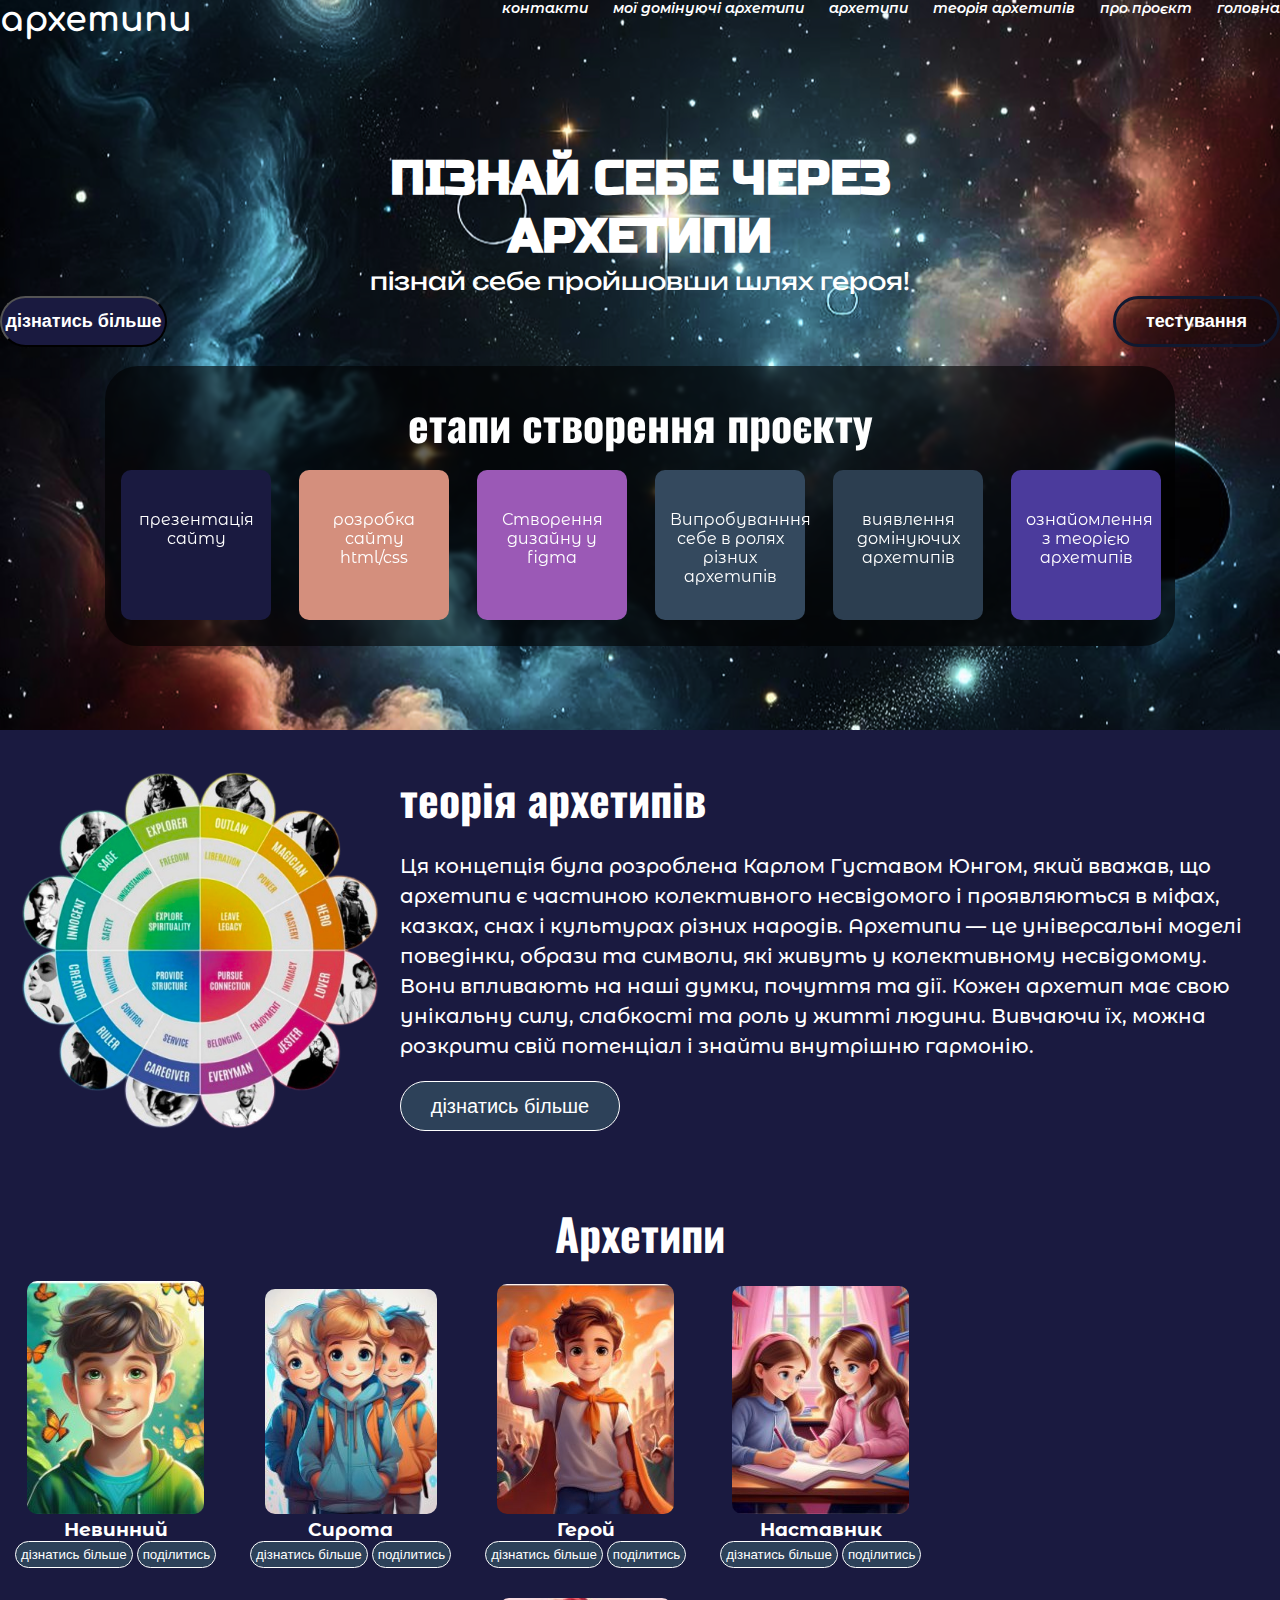
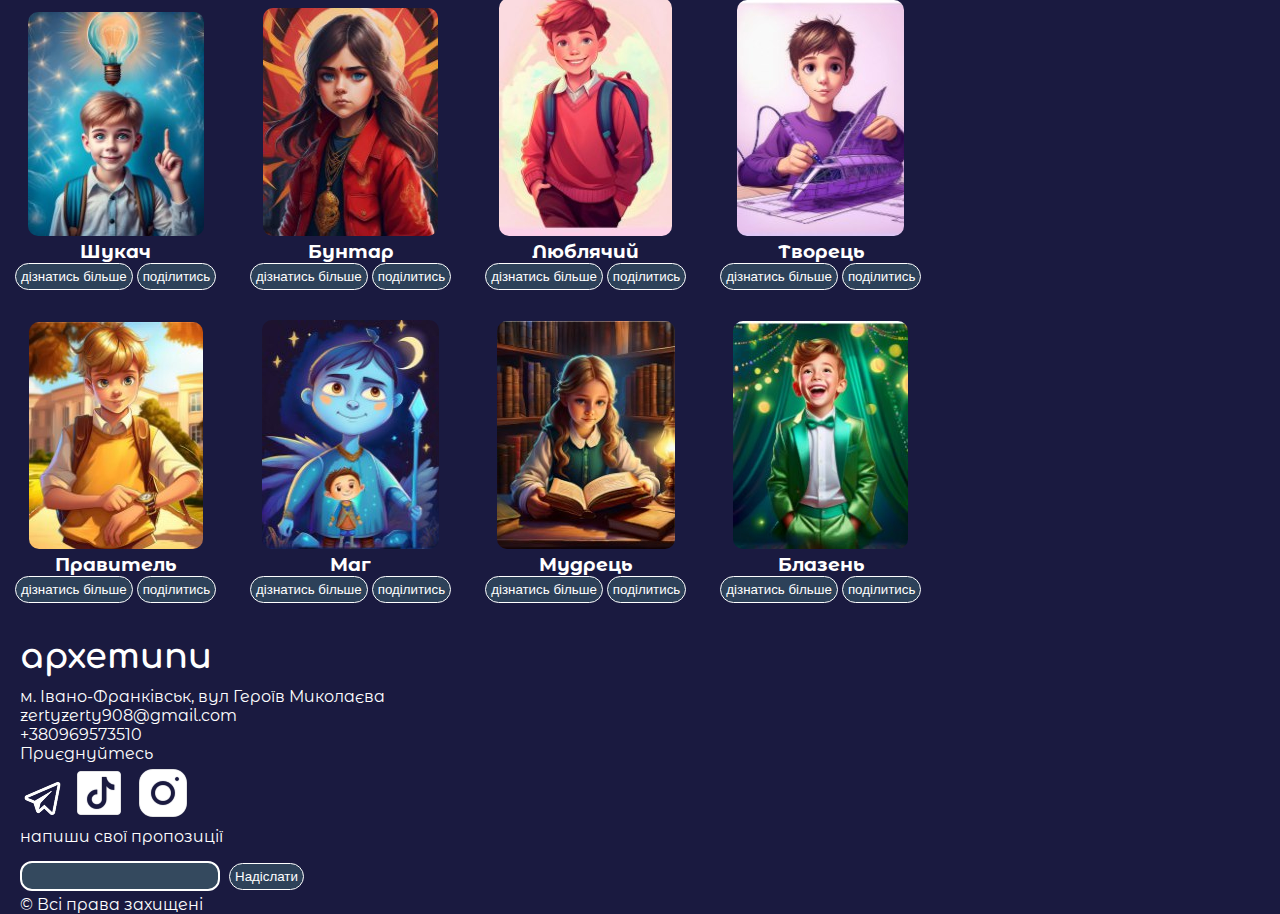
<file: index.html>
<!DOCTYPE html>
<html lang="en">
  <head>
    <meta charset="UTF-8" />
    <meta name="viewport" content="width=device-width, initial-scale=1.0" />
    <title>archetypes</title>
    <link rel="preconnect" href="https://fonts.googleapis.com" />
    <link rel="preconnect" href="https://fonts.gstatic.com" crossorigin />
    <link
      href="https://fonts.googleapis.com/css2?family=Comfortaa:wght@300..700&family=Kameron:wght@400..700&family=Montserrat+Alternates:ital,wght@0,100;0,200;0,300;0,400;0,500;0,600;0,700;0,800;0,900;1,100;1,200;1,300;1,400;1,500;1,600;1,700;1,800;1,900&family=Oswald:wght@200..700&family=Rubik+Glitch&family=Russo+One&family=Unbounded:wght@200..900&display=swap"
      rel="stylesheet"
    />
    <link
      rel="stylesheet"
      href="https://cdnjs.cloudflare.com/ajax/libs/modern-normalize/3.0.1/modern-normalize.min.css"
      integrity="sha512-q6WgHqiHlKyOqslT/lgBgodhd03Wp4BEqKeW6nNtlOY4quzyG3VoQKFrieaCeSnuVseNKRGpGeDU3qPmabCANg=="
      crossorigin="anonymous"
      referrerpolicy="no-referrer"
    />
    <link rel="stylesheet" href="css/style.css" />
  </head>
  <body>
    <div class="container">
      <header>
        <nav>
          <p class="logo">архетипи</p>
          <ul>
            <li><a href="index.html">головна</a></li>
            <li><a href="#about">про проєкт</a></li>
            <li><a href="#theory">теорія архетипів</a></li>
            <li><a href="#archetypes">архетипи</a></li>
            <li><a href="archetypes.html">мої домінуючі архетипи</a></li>
            <li><a href="#contacts">контакти</a></li>
          </ul>
        </nav>
        <h1>ПІЗНАЙ СЕБЕ ЧЕРЕЗ<br />АРХЕТИПИ</h1>

        <p class="quote">пізнай себе пройшовши шлях героя!</p>
        <button class="more"> <a href="https://www.maxzosim.com/12-arkhietipiv-iungha/">дізнатись більше</a></button>
        <button class="test"> <a href="https://annaproarchetype.com/test">тестування</a></button>
      </header>
      <section class="box1" id="about">
        <h2 class="stages">етапи створення проєкту</h2>
        <div class="stage">ознайомлення з теорією архетипів</div>
        <div class="stage">виявлення домінуючих архетипів</div>
        <div class="stage">Випробуванння себе в ролях різних архетипів</div>
        <div class="stage">Створення дизайну у figma</div>
        <div class="stage">розробка сайту html/css</div>
        <div class="stage">презентація сайту</div>
      </section>
      <section class="theory" id="theory">
        <img
          src="img/image-2-removebg-preview 1 (1).png"
          alt=""
          class="theory"
        />
        <h2 class="theory">теорія архетипів</h2>
        <p class="theory">
          Ця концепція була розроблена Карлом Густавом Юнгом, який вважав, що
          архетипи є частиною колективного несвідомого і проявляються в міфах,
          казках, снах і культурах різних народів. Архетипи — це універсальні
          моделі поведінки, образи та символи, які живуть у колективному
          несвідомому. Вони впливають на наші думки, почуття та дії. Кожен
          архетип має свою унікальну силу, слабкості та роль у житті людини.
          Вивчаючи їх, можна розкрити свій потенціал і знайти внутрішню
          гармонію.
        </p>

        <button class="more1"><a href="https://www.maxzosim.com/12-arkhietipiv-iungha/">дізнатись більше</a></button>
      </section>

      <section class="archetypes" id="archetypes">
        <h2 class="archetypes">Архетипи</h2>
        <div class="all">
          <div class="first-block">
            <div class="innocent">
              <img src="img/innocent.jpg" alt="innocent" class="innocent" />
              <h3 class="innocent">Невинний</h3>
              <button class="innocent-learn">
                <a href="innocent.html">дізнатись більше</a>
              </button>
              <button class="innocent-share"><a href="">поділитись</a></button>
            </div>
            <div class="orphan">
              <img src="img/everyman.jpg" alt="everyman"  />
              <h3 class="everyman">Сирота</h3>
              <button class="everyman-learn">
                <a href="everyman.html">дізнатись більше</a>
              </button>
              <button class="orphan-share"><a href="">поділитись</a></button>
            </div>
            <div class="hero">
              <img src="img/hero.jpg" alt="" class="hero" />
              <h3 class="hero">Герой</h3>
              <button class="hero-learn">
                <a href="hero.html">дізнатись більше</a>
              </button>
              <button class="hero-share"><a href="">поділитись</a></button>
            </div>

            <div class="mentor">
              <img src="img/mentor.jpg" alt="" class="mentor" />
              <h3 class="mentor">Наставник</h3>
              <button class="mentor-learn">
                <a href="mentor.html">дізнатись більше</a>
              </button>
              <button class="mentor-share">поділитись</button>
            </div>
          </div>
          <div class="second-block">
            <div class="explorer">
              <img src="img/explorer.jpg" alt="explorer" class="explorer" />
              <h3 class="explorer">Шукач</h3>
              <button class="explorer-learn">
                <a href="explorer.html">дізнатись більше</a>
              </button>
              <button class="explorer-share">поділитись</button>
            </div>
            <div class="rebel">
              <img src="img/outlaw.jpg" alt="rebel" class="rebel" />
              <h3 class="outlaw">Бунтар</h3>
              <button class="outlaw-learn"><a href="outlaw.html">дізнатись більше</a>
              </button>
              <button class="rebel-share">поділитись</button>
            </div>

            <div class="lover">
              <img src="img/lover.jpg" alt="lover" class="lover" />
              <h3 class="lover">Люблячий</h3>
              <button class="lover-learn"><a href="lover.html">дізнатись більше</a>
              </button>
              <button class="lover-share">поділитись</button>
            </div>

            <div class="creator">
              <img src="img/creator.jpg" alt="creator" class="creator" />
              <h3 class="creator">Творець</h3>
              <button class="creator-learn"><a href="creator.html">дізнатись більше</a>
              </button>
              <button class="creator-share">поділитись</button>
            </div>
          </div>
          <div class="third-block">
          <div class="ruler">
            <img src="img/ruler.jpg" alt="ruler" />
            <h3 class="ruler">Правитель</h3>
            <button class="ruler-learn"><a href="ruler.html">дізнатись більше</a>
            </button>
            <button class="ruler-share">поділитись</button>
          </div>
          <div class="mage">
            <img src="img/mage.jpg" alt="mage" />
            <h3 class="mage">Маг</h3>
            <button class="mage-learn"><a href="mage.html">дізнатись більше</a>
            </button>
            <button class="share">поділитись</button>
          </div>
          <div class="sage">
            <img src="img/sage.jpg" alt="" />
            <h3 class="sage">Мудрець</h3>
            <button class="sage-learn"><a href="sage.html">дізнатись більше</a>
            </button>
            <button class="share">поділитись</button>
          </div>
          <div class="jester">
            <img src="img/jester.jpg" alt="" />
            <h3 class="jester">Блазень</h3>
            <button class="jester-learn"><a href="jester.html">дізнатись більше</a>
            </button>
            <button class="jester-share">поділитись</button>
          </div>
        </div>
      </div>
      </section>
        <footer class="footer" id="contacts">
          <br>
          <p class="logo">aрхетипи</p>
          <div class="contact">
          <p class="txt2">м. Івано-Франківськ, вул Героїв Миколаєва</p>
          <p class="txt3">zertyzerty908@gmail.com</p>
          <p class="txt4">+380969573510</p></div>
          <div class="social">
          <p class="txt5">Приєднуйтесь</p>
          <img src="img/Telegram App.png" alt="" class="photo5" />
          <img src="img/TikTok.png" alt="" class="photo6" />
          <img src="img/Instagram.png" alt="" class="photo5" />
        </div>
          <p class="txt6">напиши свої пропозиції</p>
          <input type="text" name="" id="input">
          <button class="send">Надіслати</button>
          <p class="txt7">© Всі права захищені</p>    
    </footer>
    </div>
  </body>
</html>
</file>
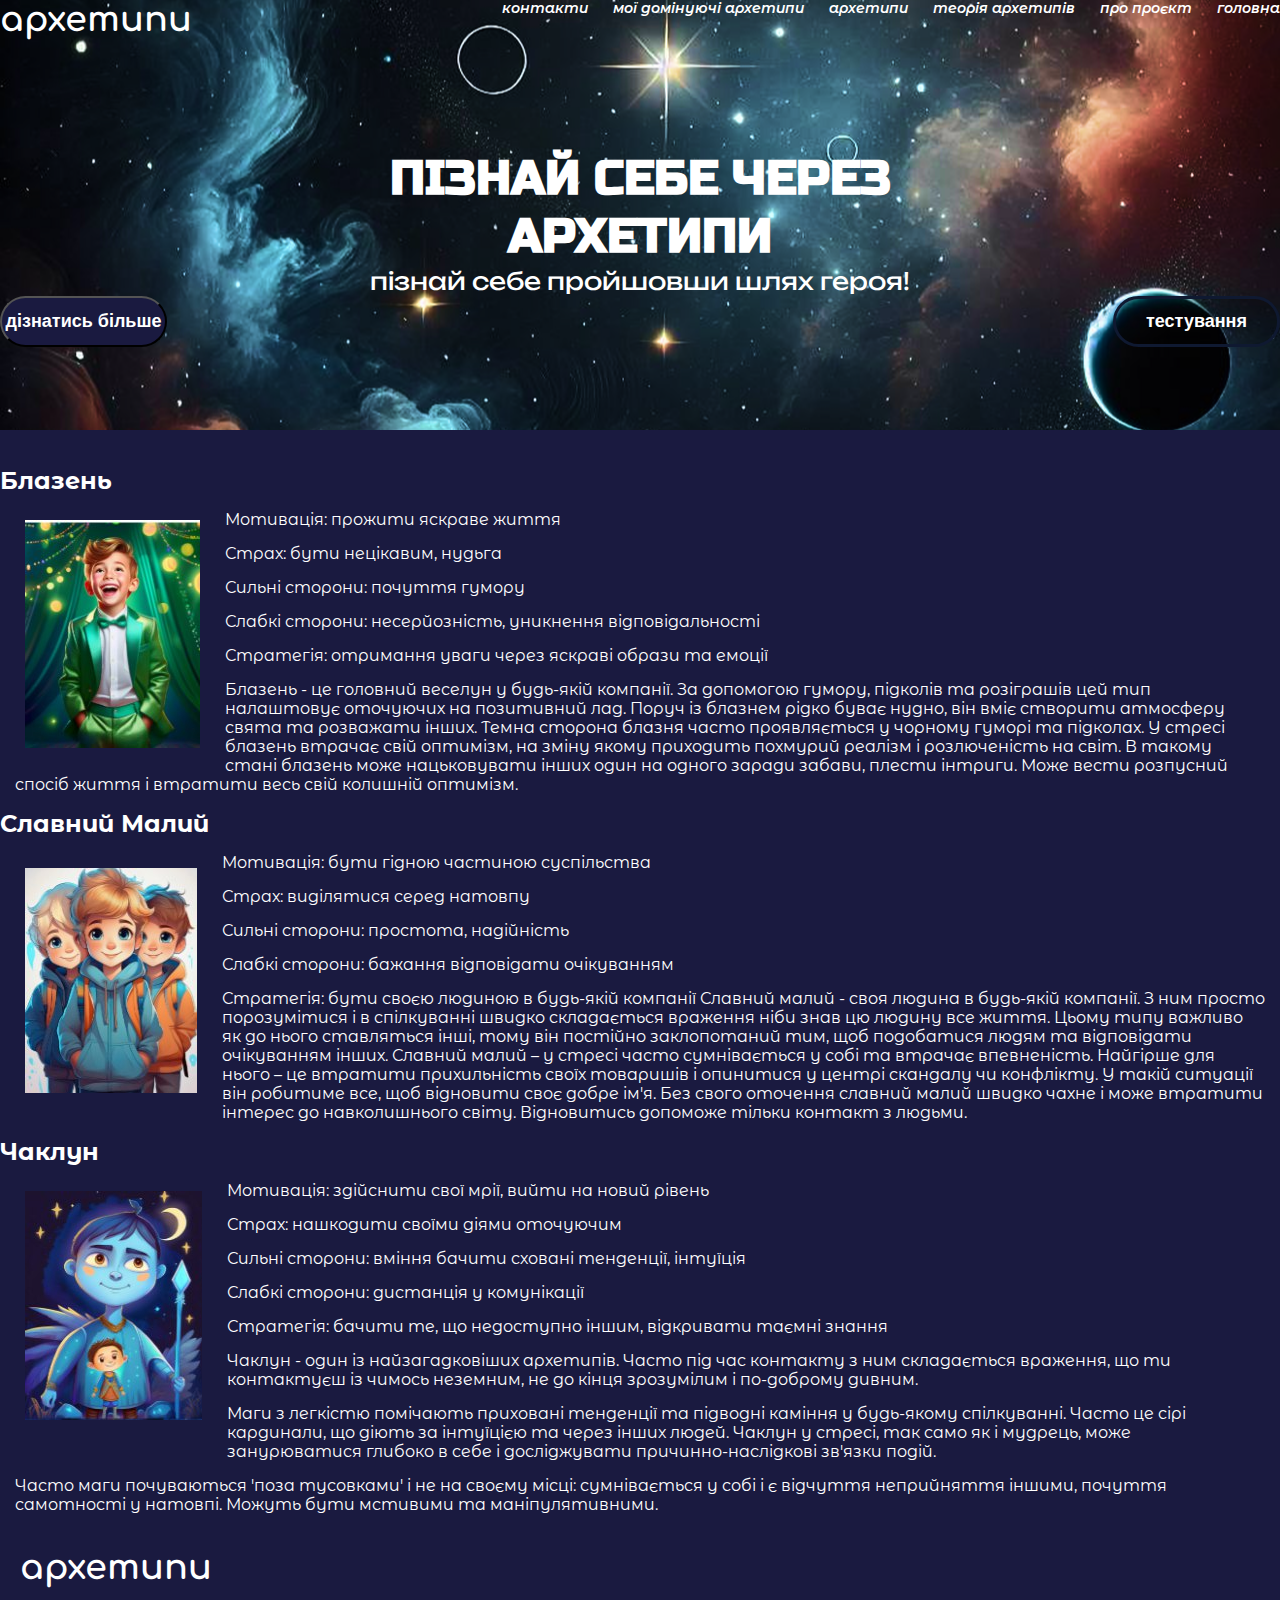
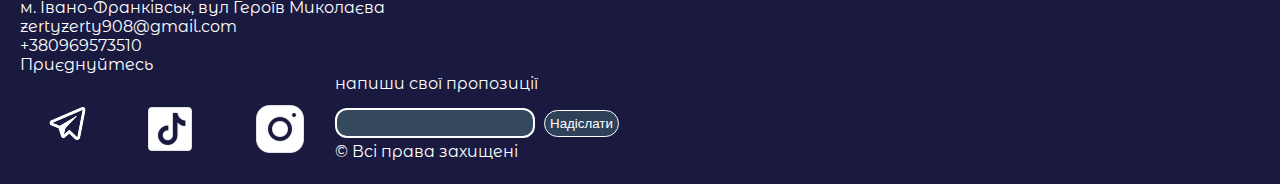
<file: archetypes.html>
<!DOCTYPE html>
<html lang="en">
  <head>
    <meta charset="UTF-8" />
    <meta name="viewport" content="width=device-width, initial-scale=1.0" />
    <title>archetypes</title>
    <link rel="preconnect" href="https://fonts.googleapis.com" />
    <link rel="preconnect" href="https://fonts.gstatic.com" crossorigin />
    <link
      href="https://fonts.googleapis.com/css2?family=Comfortaa:wght@300..700&family=Kameron:wght@400..700&family=Montserrat+Alternates:ital,wght@0,100;0,200;0,300;0,400;0,500;0,600;0,700;0,800;0,900;1,100;1,200;1,300;1,400;1,500;1,600;1,700;1,800;1,900&family=Oswald:wght@200..700&family=Rubik+Glitch&family=Russo+One&family=Unbounded:wght@200..900&display=swap"
      rel="stylesheet"
    />
    <link
      rel="stylesheet"
      href="https://cdnjs.cloudflare.com/ajax/libs/modern-normalize/3.0.1/modern-normalize.min.css"
      integrity="sha512-q6WgHqiHlKyOqslT/lgBgodhd03Wp4BEqKeW6nNtlOY4quzyG3VoQKFrieaCeSnuVseNKRGpGeDU3qPmabCANg=="
      crossorigin="anonymous"
      referrerpolicy="no-referrer"
    />
    <link rel="stylesheet" href="css/archetypes.css" />
  </head>
  <body>
    <div class="container">
      <header>
        <nav>
          <p class="logo">архетипи</p>
          <ul>
            <li><a href="index.html">головна</a></li>
            <li><a href="#about">про проєкт</a></li>
            <li><a href="#theory">теорія архетипів</a></li>
            <li><a href="#archetypes">архетипи</a></li>
            <li><a href="">мої домінуючі архетипи</a></li>
            <li><a href="#contacts">контакти</a></li>
          </ul>
        </nav>
        <h1>ПІЗНАЙ СЕБЕ ЧЕРЕЗ<br />АРХЕТИПИ</h1>

        <p class="quote">пізнай себе пройшовши шлях героя!</p>
        <button class="more">дізнатись більше</button>
        <button class="test">тестування</button>
      </header>
      <main>
        <section>
            <div class="first">
              <h2>Блазень</h2>
                <img src="img/jester.jpg" alt="">
                <p>Мотивація: прожити яскраве життя</p>
                 <p>   Страх: бути нецікавим, нудьга</p>
                  <p> Сильні сторони: почуття гумору</p>
                    <p> Слабкі сторони: несерйозність, уникнення відповідальності</p>
                  <p> Стратегія: отримання уваги через яскраві образи та емоції</p>
                  <p>Блазень - це головний веселун у будь-якій компанії. За допомогою гумору, підколів та розіграшів цей тип налаштовує оточуючих на позитивний лад. Поруч із блазнем рідко буває нудно, він вміє створити атмосферу свята та розважати інших.
                    Темна сторона блазня часто проявляється у чорному гуморі та підколах. У стресі блазень втрачає свій оптимізм, на зміну якому приходить похмурий реалізм і розлюченість на світ. В такому стані блазень може нацьковувати інших один на одного заради забави, плести інтриги. Може вести розпусний спосіб життя і втратити весь свій колишній оптимізм.
                    </p>
                
            </div>
            <div class="second">
              <h2>Славний Малий</h2>
              <img src="img/everyman.jpg" alt="">
              <p>Мотивація: бути гідною частиною суспільства
                <p>  Страх: виділятися серед натовпу</p>
               <p>  Сильні сторони: простота, надійність</p> 
               <p>  Слабкі сторони: бажання відповідати очікуванням</p> 
                <p>  Стратегія: бути своєю людиною в будь-якій компанії
                  Славний малий - своя людина в будь-якій компанії. З ним просто порозумітися і в спілкуванні швидко складається враження ніби знав цю людину все життя. Цьому типу важливо як до нього ставляться інші, тому він постійно заклопотаний тим, щоб подобатися людям та відповідати очікуванням інших.
                  Славний малий – у стресі часто сумнівається у собі та втрачає впевненість. Найгірше для нього – це втратити прихильність своїх товаришів і опинитися у центрі скандалу чи конфлікту. У такій ситуації він робитиме все, щоб відновити своє добре ім'я. Без свого оточення славний малий швидко чахне і може втратити інтерес до навколишнього світу. Відновитись допоможе тільки контакт з людьми.
                  </p>
            </div>
            <div class="third">
                <h2>Чаклун</h2>
                <img src="img/mage.jpg" alt="">
                <p>Мотивація: здійснити свої мрії, вийти на новий рівень</p>
                <p>Страх: нашкодити своїми діями оточуючим</p>
                <p>Сильні сторони: вміння бачити сховані тенденції, інтуїція</p>
                <p>Слабкі сторони: дистанція у комунікації</p>
                <p>Стратегія: бачити те, що недоступно іншим, відкривати таємні знання</p>
                <p>Чаклун - один із найзагадковіших архетипів. Часто під час контакту з ним складається враження, що ти контактуєш із чимось неземним, не до кінця зрозумілим і по-доброму дивним. </p>
                <p>Маги з легкістю помічають приховані тенденції та підводні каміння у будь-якому спілкуванні. Часто це сірі кардинали, що діють за інтуїцією та через інших людей.
                    Чаклун у стресі, так само як і мудрець, може занурюватися глибоко в себе і досліджувати причинно-наслідкові зв'язки подій. </p>
                <p>Часто маги почуваються 'поза тусовками' і не на своєму місці: сумнівається у собі і є відчуття неприйняття іншими, почуття самотності у натовпі. Можуть бути мстивими та маніпулятивними.

                </p>
            </div>
        </section>
    </main>
      <footer class="footer" id="contacts">
        <br>
        <p class="logo">aрхетипи</p>
        <div class="contact">
        <p class="txt2">м. Івано-Франківськ, вул Героїв Миколаєва</p>
        <p class="txt3">zertyzerty908@gmail.com</p>
        <p class="txt4">+380969573510</p></div>
        <div class="social">
        <p class="txt5">Приєднуйтесь</p>
        <img src="img/Telegram App.png" alt="" class="photo5" />
        <img src="img/TikTok.png" alt="" class="photo6" />
        <img src="img/Instagram.png" alt="" class="photo5" />
      </div>
        <p class="txt6">напиши свої пропозиції</p>
        <input type="text" name="" id="input">
        <button class="send">Надіслати</button>
        <p class="txt7">© Всі права захищені</p>    
  </footer>
  </div>
</body>
</html>
</file>
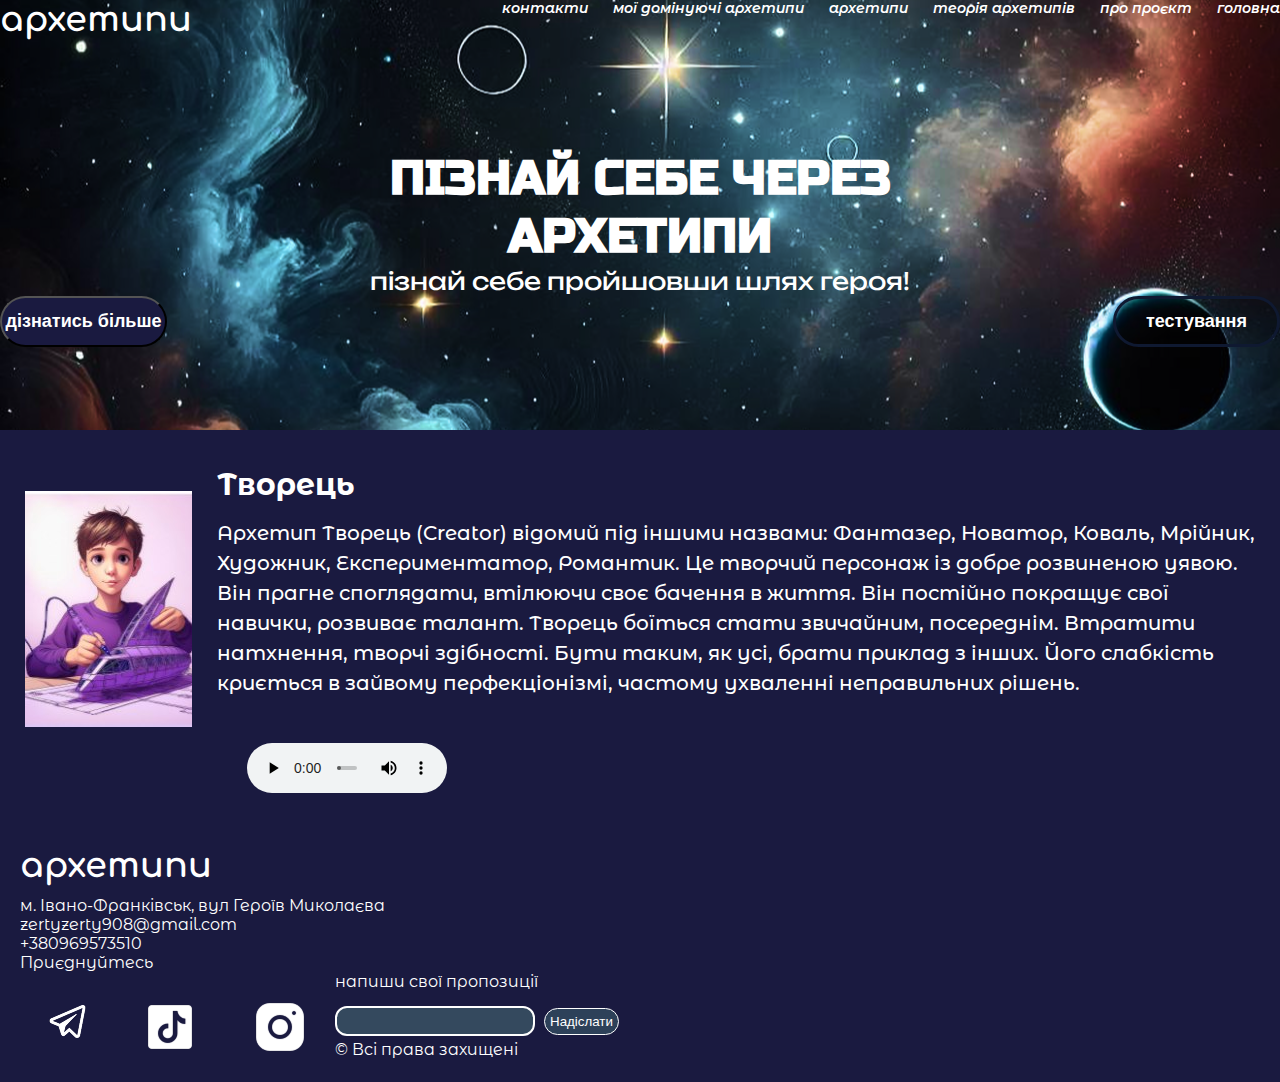
<file: creator.html>
<!DOCTYPE html>
<html lang="en">
  <head>
    <meta charset="UTF-8" />
    <meta name="viewport" content="width=device-width, initial-scale=1.0" />
    <title>creator</title>
    <link rel="preconnect" href="https://fonts.googleapis.com" />
    <link rel="preconnect" href="https://fonts.gstatic.com" crossorigin />
    <link
      href="https://fonts.googleapis.com/css2?family=Comfortaa:wght@300..700&family=Kameron:wght@400..700&family=Montserrat+Alternates:ital,wght@0,100;0,200;0,300;0,400;0,500;0,600;0,700;0,800;0,900;1,100;1,200;1,300;1,400;1,500;1,600;1,700;1,800;1,900&family=Oswald:wght@200..700&family=Rubik+Glitch&family=Russo+One&family=Unbounded:wght@200..900&display=swap"
      rel="stylesheet"
    />
    <link
      rel="stylesheet"
      href="https://cdnjs.cloudflare.com/ajax/libs/modern-normalize/3.0.1/modern-normalize.min.css"
      integrity="sha512-q6WgHqiHlKyOqslT/lgBgodhd03Wp4BEqKeW6nNtlOY4quzyG3VoQKFrieaCeSnuVseNKRGpGeDU3qPmabCANg=="
      crossorigin="anonymous"
      referrerpolicy="no-referrer"
    />
    <link rel="stylesheet" href="css/archetypes.css" />
  </head>
  <body>
    <div class="container">
      <header>
        <nav>
          <p class="logo">архетипи</p>
          <ul>
            <li><a href="index.html">головна</a></li>
            <li><a href="#about">про проєкт</a></li>
            <li><a href="#theory">теорія архетипів</a></li>
            <li><a href="#archetypes">архетипи</a></li>
            <li><a href="archetypes.html">мої домінуючі архетипи</a></li>
            <li><a href="#contacts">контакти</a></li>
          </ul>
        </nav>
        <h1>ПІЗНАЙ СЕБЕ ЧЕРЕЗ<br />АРХЕТИПИ</h1>

        <p class="quote">пізнай себе пройшовши шлях героя!</p>
        <button class="more">дізнатись більше</button>
        <button class="test">тестування</button>
      </header>
      <main>
        <section>
          <div>
            <img src="img/creator.jpg" alt="creator" /> 
            <h2 class="h2main">Творець</h2>
            <p class="text">Архетип Творець (Creator) відомий під іншими назвами: Фантазер, Новатор, Коваль, Мрійник, Художник, Експериментатор, Романтик.

                Це творчий персонаж із добре розвиненою уявою. Він прагне споглядати, втілюючи своє бачення в життя. Він постійно покращує свої навички, розвиває талант.
                
                Творець боїться стати звичайним, посереднім. Втратити натхнення, творчі здібності. Бути таким, як усі, брати приклад з інших. Його слабкість криється в зайвому перфекціонізмі, частому ухваленні неправильних рішень.</p>
                <audio controls>
                  <source src="audio/creator.mp3" type="audio/mp3">
                  Ваш браузер не підтримує аудіо.
                </audio>
          </div>
        </section>
      </main>
      <footer class="footer">
        <br>
        <p class="logo">aрхетипи</p>
        <div class="contact">
        <p class="txt2">м. Івано-Франківськ, вул Героїв Миколаєва</p>
        <p class="txt3">zertyzerty908@gmail.com</p>
        <p class="txt4">+380969573510</p></div>
        <div class="social">
        <p class="txt5">Приєднуйтесь</p>
        <img src="img/Telegram App.png" alt="" class="photo5" />
        <img src="img/TikTok.png" alt="" class="photo6" />
        <img src="img/Instagram.png" alt="" class="photo5" />
      </div>
        <p class="txt6">напиши свої пропозиції</p>
        <input type="text" name="" id="input">
        <button class="send">Надіслати</button>
        <p class="txt7">© Всі права захищені</p>    
  </footer>
    </div>
  </body>
</html>
</file>
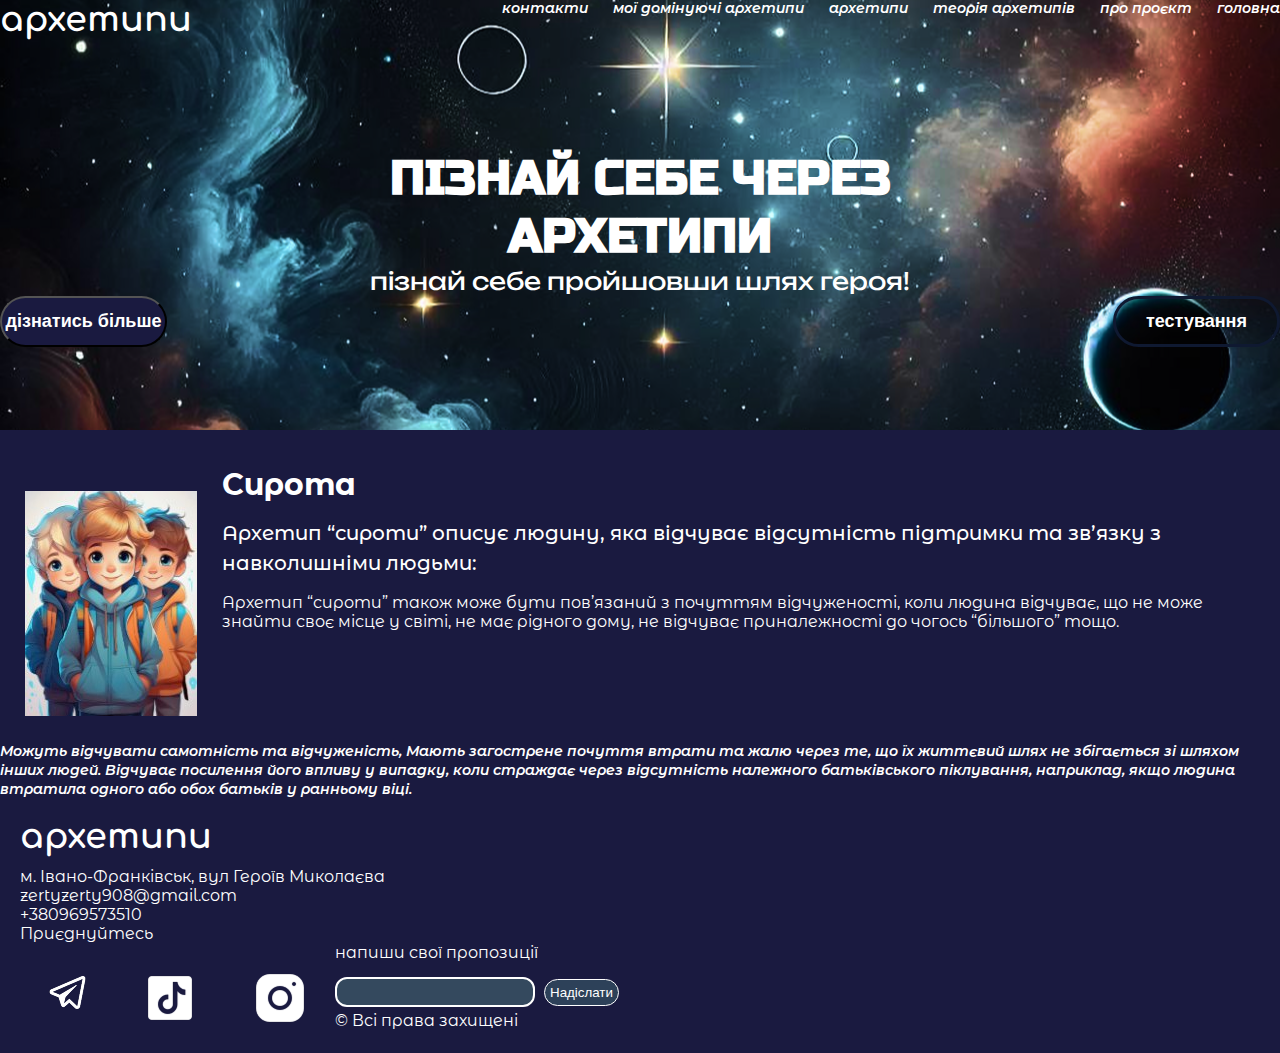
<file: everyman.html>
<!DOCTYPE html>
<html lang="en">
  <head>
    <meta charset="UTF-8" />
    <meta name="viewport" content="width=device-width, initial-scale=1.0" />
    <title>orphan</title>
    <link rel="preconnect" href="https://fonts.googleapis.com" />
    <link rel="preconnect" href="https://fonts.gstatic.com" crossorigin />
    <link
      href="https://fonts.googleapis.com/css2?family=Comfortaa:wght@300..700&family=Kameron:wght@400..700&family=Montserrat+Alternates:ital,wght@0,100;0,200;0,300;0,400;0,500;0,600;0,700;0,800;0,900;1,100;1,200;1,300;1,400;1,500;1,600;1,700;1,800;1,900&family=Oswald:wght@200..700&family=Rubik+Glitch&family=Russo+One&family=Unbounded:wght@200..900&display=swap"
      rel="stylesheet"
    />
    <link
      rel="stylesheet"
      href="https://cdnjs.cloudflare.com/ajax/libs/modern-normalize/3.0.1/modern-normalize.min.css"
      integrity="sha512-q6WgHqiHlKyOqslT/lgBgodhd03Wp4BEqKeW6nNtlOY4quzyG3VoQKFrieaCeSnuVseNKRGpGeDU3qPmabCANg=="
      crossorigin="anonymous"
      referrerpolicy="no-referrer"
    />
    <link rel="stylesheet" href="css/archetypes.css" />
  </head>
  <body>
    <div class="container">
      <header>
        <nav>
          <p class="logo">архетипи</p>
          <ul>
            <li><a href="index.html">головна</a></li>
            <li><a href="#about">про проєкт</a></li>
            <li><a href="#theory">теорія архетипів</a></li>
            <li><a href="#archetypes">архетипи</a></li>
            <li><a href="">мої домінуючі архетипи</a></li>
            <li><a href="#contacts">контакти</a></li>
          </ul>
        </nav>
        <h1>ПІЗНАЙ СЕБЕ ЧЕРЕЗ<br />АРХЕТИПИ</h1>

        <p class="quote">пізнай себе пройшовши шлях героя!</p>
        <button class="more">дізнатись більше</button>
        <button class="test">тестування</button>
      </header>
      <main>
        <section>
          <div>
            <img src="img/everyman.jpg" alt="outlaw" />
            <h2 class="h2main">Сирота</h2>
            <p class="text">
                Архетип “сироти” описує людину, яка відчуває відсутність підтримки та зв’язку з навколишніми людьми:
            </p>
            <ul>
              <li>
                Можуть відчувати самотність та відчуженість,
              </li>
              <li>
                Мають загострене почуття втрати та жалю через те, що їх життєвий шлях не збігається зі шляхом інших людей.
              </li>
              <li>Відчуває посилення його впливу у випадку, коли страждає через відсутність належного батьківського піклування, наприклад, якщо людина втратила одного або обох батьків у ранньому віці.</li>
            </ul>
            <p class="text2">Архетип “сироти” також може бути пов’язаний з почуттям відчуженості, коли людина відчуває, що не може знайти своє місце у світі, не має рідного дому, не відчуває приналежності до чогось “більшого” тощо.</p>
          </div>
        </section>
      </main>
      <footer class="footer">
        <br>
        <p class="logo">aрхетипи</p>
        <div class="contact">
        <p class="txt2">м. Івано-Франківськ, вул Героїв Миколаєва</p>
        <p class="txt3">zertyzerty908@gmail.com</p>
        <p class="txt4">+380969573510</p></div>
        <div class="social">
        <p class="txt5">Приєднуйтесь</p>
        <img src="img/Telegram App.png" alt="" class="photo5" />
        <img src="img/TikTok.png" alt="" class="photo6" />
        <img src="img/Instagram.png" alt="" class="photo5" />
      </div>
        <p class="txt6">напиши свої пропозиції</p>
        <input type="text" name="" id="input">
        <button class="send">Надіслати</button>
        <p class="txt7">© Всі права захищені</p>    
  </footer>
    </div>
  </body>
</html>
</file>
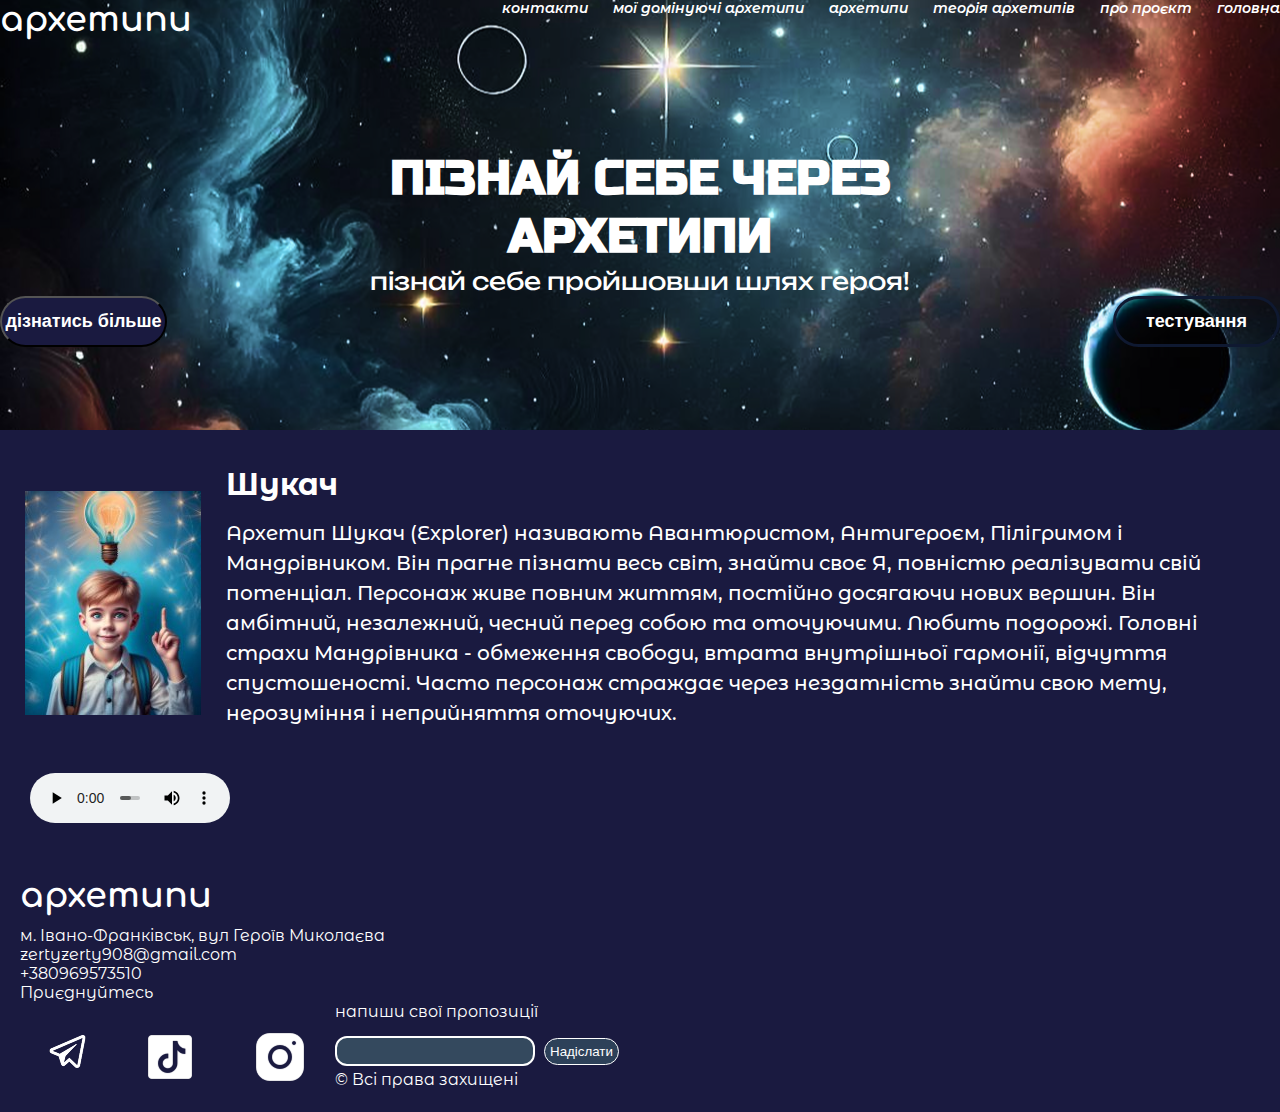
<file: explorer.html>
<!DOCTYPE html>
<html lang="en">
  <head>
    <meta charset="UTF-8" />
    <meta name="viewport" content="width=device-width, initial-scale=1.0" />
    <title>explorer</title>
    <link rel="preconnect" href="https://fonts.googleapis.com" />
    <link rel="preconnect" href="https://fonts.gstatic.com" crossorigin />
    <link
      href="https://fonts.googleapis.com/css2?family=Comfortaa:wght@300..700&family=Kameron:wght@400..700&family=Montserrat+Alternates:ital,wght@0,100;0,200;0,300;0,400;0,500;0,600;0,700;0,800;0,900;1,100;1,200;1,300;1,400;1,500;1,600;1,700;1,800;1,900&family=Oswald:wght@200..700&family=Rubik+Glitch&family=Russo+One&family=Unbounded:wght@200..900&display=swap"
      rel="stylesheet"
    />
    <link
      rel="stylesheet"
      href="https://cdnjs.cloudflare.com/ajax/libs/modern-normalize/3.0.1/modern-normalize.min.css"
      integrity="sha512-q6WgHqiHlKyOqslT/lgBgodhd03Wp4BEqKeW6nNtlOY4quzyG3VoQKFrieaCeSnuVseNKRGpGeDU3qPmabCANg=="
      crossorigin="anonymous"
      referrerpolicy="no-referrer"
    />
    <link rel="stylesheet" href="css/archetypes.css" />
  </head>
  <body>
    <div class="container">
      <header>
        <nav>
          <p class="logo">архетипи</p>
          <ul>
            <li><a href="index.html">головна</a></li>
            <li><a href="#about">про проєкт</a></li>
            <li><a href="#theory">теорія архетипів</a></li>
            <li><a href="#archetypes">архетипи</a></li>
            <li><a href="archetypes.html">мої домінуючі архетипи</a></li>
            <li><a href="#contacts">контакти</a></li>
          </ul>
        </nav>
        <h1>ПІЗНАЙ СЕБЕ ЧЕРЕЗ<br />АРХЕТИПИ</h1>

        <p class="quote">пізнай себе пройшовши шлях героя!</p>
        <button class="more">дізнатись більше</button>
        <button class="test">тестування</button>
      </header>
      <main>
        <section>
          <div>
            <img src="img/explorer.jpg" alt="explorer" />
            <h2 class="h2main">Шукач</h2>
            <p class="text">Архетип Шукач (Explorer) називають Авантюристом, Антигероєм, Пілігримом і Мандрівником. Він прагне пізнати весь світ, знайти своє Я, повністю реалізувати свій потенціал.

                Персонаж живе повним життям, постійно досягаючи нових вершин. Він амбітний, незалежний, чесний перед собою та оточуючими. Любить подорожі.
                
                Головні страхи Мандрівника - обмеження свободи, втрата внутрішньої гармонії, відчуття спустошеності. Часто персонаж страждає через нездатність знайти свою мету, нерозуміння і неприйняття оточуючих. </p>
                <audio controls>
                  <source src="audio/explorer.mp3" type="audio/mp3">
                  Ваш браузер не підтримує аудіо.
                </audio>
          </div>
        </section>
      </main>
      <footer class="footer">
        <br>
        <p class="logo">aрхетипи</p>
        <div class="contact">
        <p class="txt2">м. Івано-Франківськ, вул Героїв Миколаєва</p>
        <p class="txt3">zertyzerty908@gmail.com</p>
        <p class="txt4">+380969573510</p></div>
        <div class="social">
        <p class="txt5">Приєднуйтесь</p>
        <img src="img/Telegram App.png" alt="" class="photo5" />
        <img src="img/TikTok.png" alt="" class="photo6" />
        <img src="img/Instagram.png" alt="" class="photo5" />
      </div>
        <p class="txt6">напиши свої пропозиції</p>
        <input type="text" name="" id="input">
        <button class="send">Надіслати</button>
        <p class="txt7">© Всі права захищені</p>    
  </footer>
    </div>
  </body>
</html>
</file>
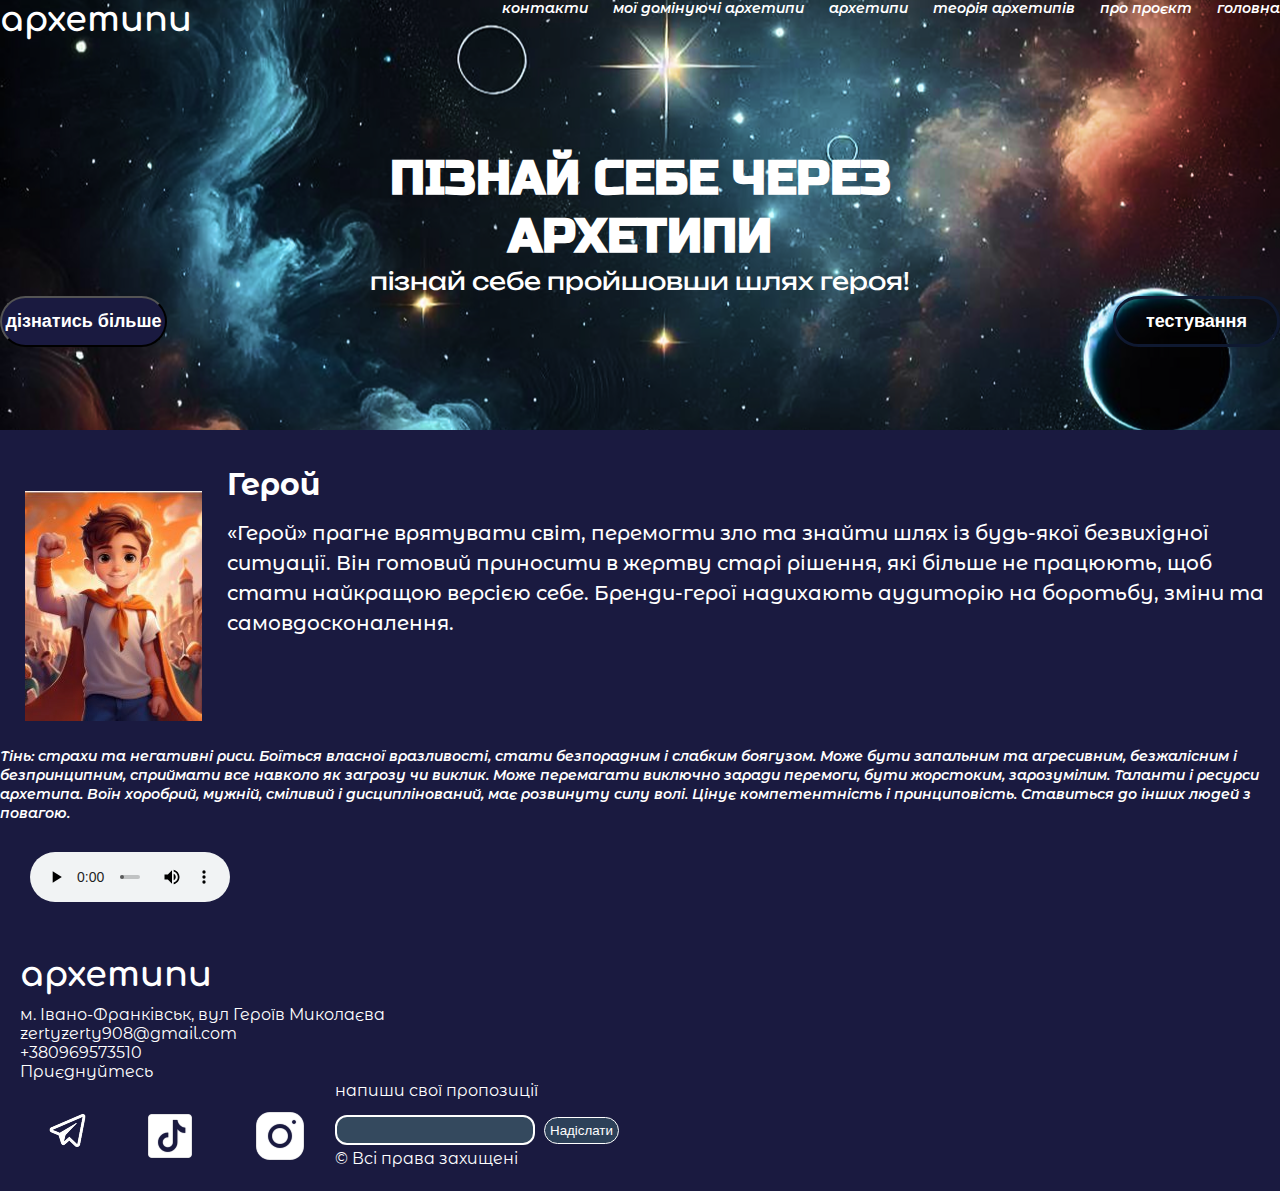
<file: hero.html>
<!DOCTYPE html>
<html lang="en">
  <head>
    <meta charset="UTF-8" />
    <meta name="viewport" content="width=device-width, initial-scale=1.0" />
    <title>hero</title>
    <link rel="preconnect" href="https://fonts.googleapis.com" />
    <link rel="preconnect" href="https://fonts.gstatic.com" crossorigin />
    <link
      href="https://fonts.googleapis.com/css2?family=Comfortaa:wght@300..700&family=Kameron:wght@400..700&family=Montserrat+Alternates:ital,wght@0,100;0,200;0,300;0,400;0,500;0,600;0,700;0,800;0,900;1,100;1,200;1,300;1,400;1,500;1,600;1,700;1,800;1,900&family=Oswald:wght@200..700&family=Rubik+Glitch&family=Russo+One&family=Unbounded:wght@200..900&display=swap"
      rel="stylesheet"
    />
    <link
      rel="stylesheet"
      href="https://cdnjs.cloudflare.com/ajax/libs/modern-normalize/3.0.1/modern-normalize.min.css"
      integrity="sha512-q6WgHqiHlKyOqslT/lgBgodhd03Wp4BEqKeW6nNtlOY4quzyG3VoQKFrieaCeSnuVseNKRGpGeDU3qPmabCANg=="
      crossorigin="anonymous"
      referrerpolicy="no-referrer"
    />
    <link rel="stylesheet" href="css/archetypes.css" />
  </head>
  <body>
    <div class="container">
      <header>
        <nav>
          <p class="logo">архетипи</p>
          <ul>
            <li><a href="index.html">головна</a></li>
            <li><a href="#about">про проєкт</a></li>
            <li><a href="#theory">теорія архетипів</a></li>
            <li><a href="#archetypes">архетипи</a></li>
            <li><a href="">мої домінуючі архетипи</a></li>
            <li><a href="#contacts">контакти</a></li>
          </ul>
        </nav>
        <h1>ПІЗНАЙ СЕБЕ ЧЕРЕЗ<br />АРХЕТИПИ</h1>

        <p class="quote">пізнай себе пройшовши шлях героя!</p>
        <button class="more">дізнатись більше</button>
        <button class="test">тестування</button>
      </header>
      <main>
        <section>
          <div>
            <img src="img/hero.jpg" alt="orphan" />
            <h2 class="h2main">Герой</h2>
            <p class="text">
                «Герой» прагне врятувати світ, перемогти зло та знайти шлях із будь-якої безвихідної ситуації. Він готовий приносити в жертву старі рішення, які більше не працюють, щоб стати найкращою версією себе. Бренди-герої надихають аудиторію на боротьбу, зміни та самовдосконалення.
            </p>
            <ul>
              <li>
                Тінь: страхи та негативні риси. Боїться власної вразливості, стати безпорадним і слабким боягузом. Може бути запальним та агресивним, безжалісним і безпринципним, сприймати все навколо як загрозу чи виклик. Може перемагати виключно заради перемоги, бути жорстоким, зарозумілим.
              </li>
              <li>
                Таланти і ресурси архетипа. Воїн хоробрий, мужній, сміливий і дисциплінований, має розвинуту силу волі. Цінує компетентність і принциповість. Ставиться до інших людей з повагою.
              </li>
            </ul>
          </div>
          <audio controls>
            <source src="audio/hero.mp3" type="audio/mp3">
            Ваш браузер не підтримує аудіо.
          </audio>
        </section>
      </main>
      <footer class="footer">
        <br>
        <p class="logo">aрхетипи</p>
        <div class="contact">
        <p class="txt2">м. Івано-Франківськ, вул Героїв Миколаєва</p>
        <p class="txt3">zertyzerty908@gmail.com</p>
        <p class="txt4">+380969573510</p></div>
        <div class="social">
        <p class="txt5">Приєднуйтесь</p>
        <img src="img/Telegram App.png" alt="" class="photo5" />
        <img src="img/TikTok.png" alt="" class="photo6" />
        <img src="img/Instagram.png" alt="" class="photo5" />
      </div>
        <p class="txt6">напиши свої пропозиції</p>
        <input type="text" name="" id="input">
        <button class="send">Надіслати</button>
        <p class="txt7">© Всі права захищені</p>    
  </footer>
    </div>
  </body>
</html>
</file>
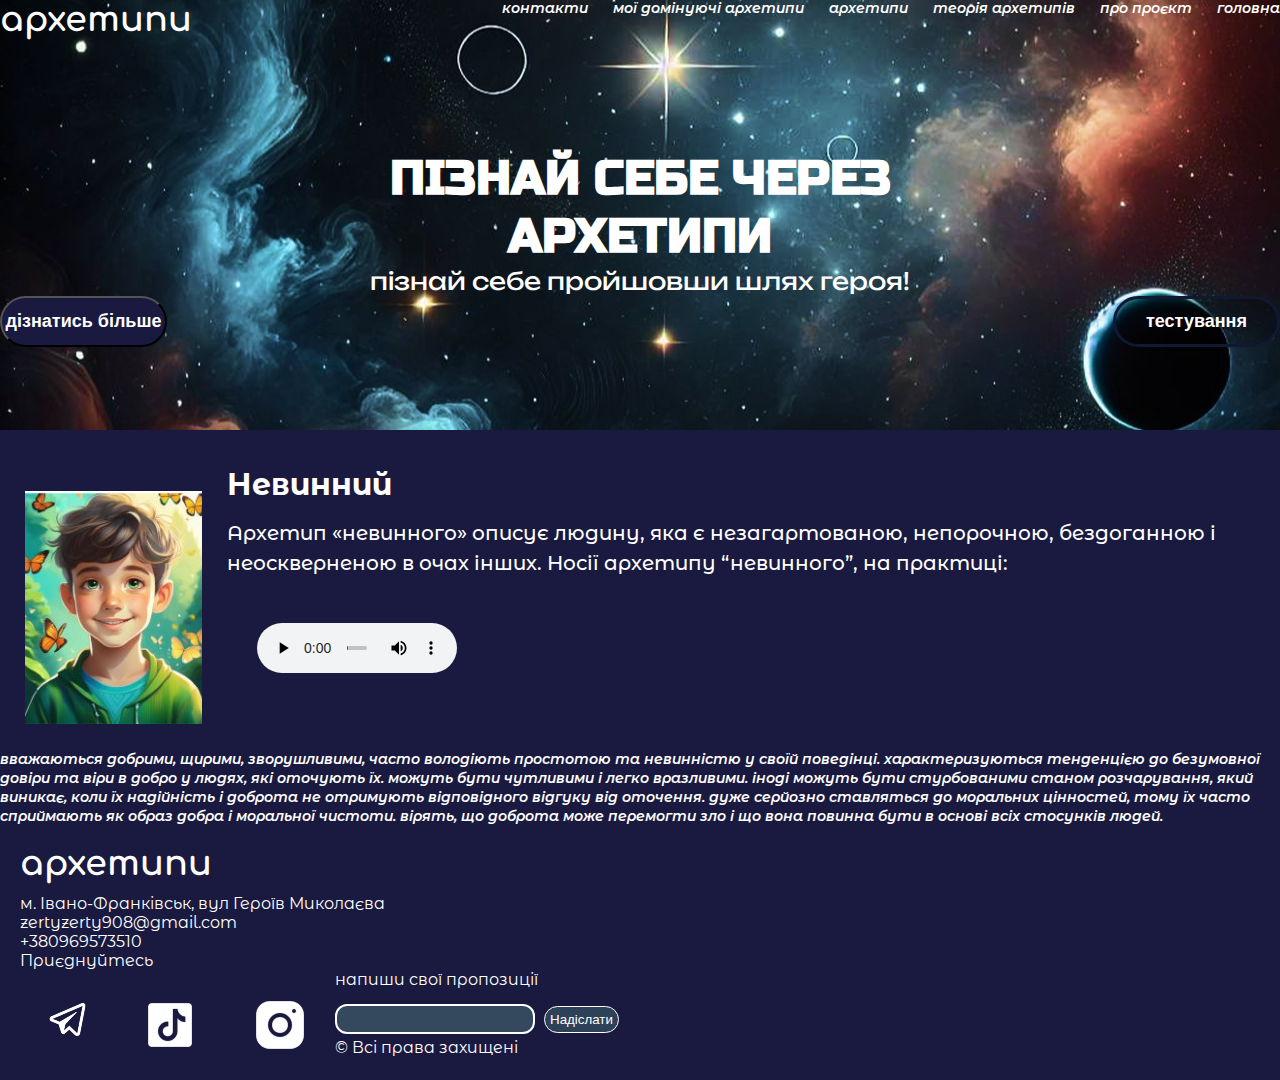
<file: innocent.html>
<!DOCTYPE html>
<html lang="en">
  <head>
    <meta charset="UTF-8" />
    <meta name="viewport" content="width=device-width, initial-scale=1.0" />
    <title>innocent</title>
    <link rel="preconnect" href="https://fonts.googleapis.com" />
    <link rel="preconnect" href="https://fonts.gstatic.com" crossorigin />
    <link
      href="https://fonts.googleapis.com/css2?family=Comfortaa:wght@300..700&family=Kameron:wght@400..700&family=Montserrat+Alternates:ital,wght@0,100;0,200;0,300;0,400;0,500;0,600;0,700;0,800;0,900;1,100;1,200;1,300;1,400;1,500;1,600;1,700;1,800;1,900&family=Oswald:wght@200..700&family=Rubik+Glitch&family=Russo+One&family=Unbounded:wght@200..900&display=swap"
      rel="stylesheet"
    />
    <link
      rel="stylesheet"
      href="https://cdnjs.cloudflare.com/ajax/libs/modern-normalize/3.0.1/modern-normalize.min.css"
      integrity="sha512-q6WgHqiHlKyOqslT/lgBgodhd03Wp4BEqKeW6nNtlOY4quzyG3VoQKFrieaCeSnuVseNKRGpGeDU3qPmabCANg=="
      crossorigin="anonymous"
      referrerpolicy="no-referrer"
    />
    <link rel="stylesheet" href="css/archetypes.css" />
  </head>
  <body>
    <div class="container">
      <header>
        <nav>
          <p class="logo">архетипи</p>
          <ul>
            <li><a href="index.html">головна</a></li>
            <li><a href="#about">про проєкт</a></li>
            <li><a href="#theory">теорія архетипів</a></li>
            <li><a href="#archetypes">архетипи</a></li>
            <li><a href="archetypes.html">мої домінуючі архетипи</a></li>
            <li><a href="#contacts">контакти</a></li>
          </ul>
        </nav>
        <h1>ПІЗНАЙ СЕБЕ ЧЕРЕЗ<br />АРХЕТИПИ</h1>

        <p class="quote">пізнай себе пройшовши шлях героя!</p>
        <button class="more">дізнатись більше</button>
        <button class="test">тестування</button>
      </header>
      <main>
        <section>
          <div>
            <img src="img/innocent.jpg" alt="innocent" />
            <h2 class="h2main">Невинний</h2>
            <p class="text">
              Архетип «невинного» описує людину, яка є незагартованою,
              непорочною, бездоганною і неоскверненою в очах інших. Носії
              архетипу “невинного”, на практиці:
              <ul>
                <li>
                  вважаються добрими, щирими, зворушливими, часто володіють
                  простотою та невинністю у своїй поведінці.
                </li>
                <li>
                  характеризуються тенденцією до безумовної довіри та віри в добро
                  у людях, які оточують їх.
                </li>
                <li>можуть бути чутливими і легко вразливими.</li>
                <li>
                  іноді можуть бути стурбованими станом розчарування, який
                  виникає, коли їх надійність і доброта не отримують відповідного
                  відгуку від оточення.
                </li>
                <li>
                  дуже серйозно ставляться до моральних цінностей, тому їх часто
                  сприймають як образ добра і моральної чистоти.
                </li>
                <li>
                  вірять, що доброта може перемогти зло і що вона повинна бути в
                  основі всіх стосунків людей.
                </li>
              </ul>
            </p>
            <audio controls>
              <source src="audio/innocent.mp3" type="audio/mp3">
              Ваш браузер не підтримує аудіо.
            </audio>
          </div>
        </section>
      </main>
      <footer class="footer">
        <br>
        <p class="logo">aрхетипи</p>
        <div class="contact">
        <p class="txt2">м. Івано-Франківськ, вул Героїв Миколаєва</p>
        <p class="txt3">zertyzerty908@gmail.com</p>
        <p class="txt4">+380969573510</p></div>
        <div class="social">
        <p class="txt5">Приєднуйтесь</p>
        <img src="img/Telegram App.png" alt="" class="photo5" />
        <img src="img/TikTok.png" alt="" class="photo6" />
        <img src="img/Instagram.png" alt="" class="photo5" />
      </div>
        <p class="txt6">напиши свої пропозиції</p>
        <input type="text" name="" id="input">
        <button class="send">Надіслати</button>
        <p class="txt7">© Всі права захищені</p>    
  </footer>
    </div>
  </body>
</html>
</file>
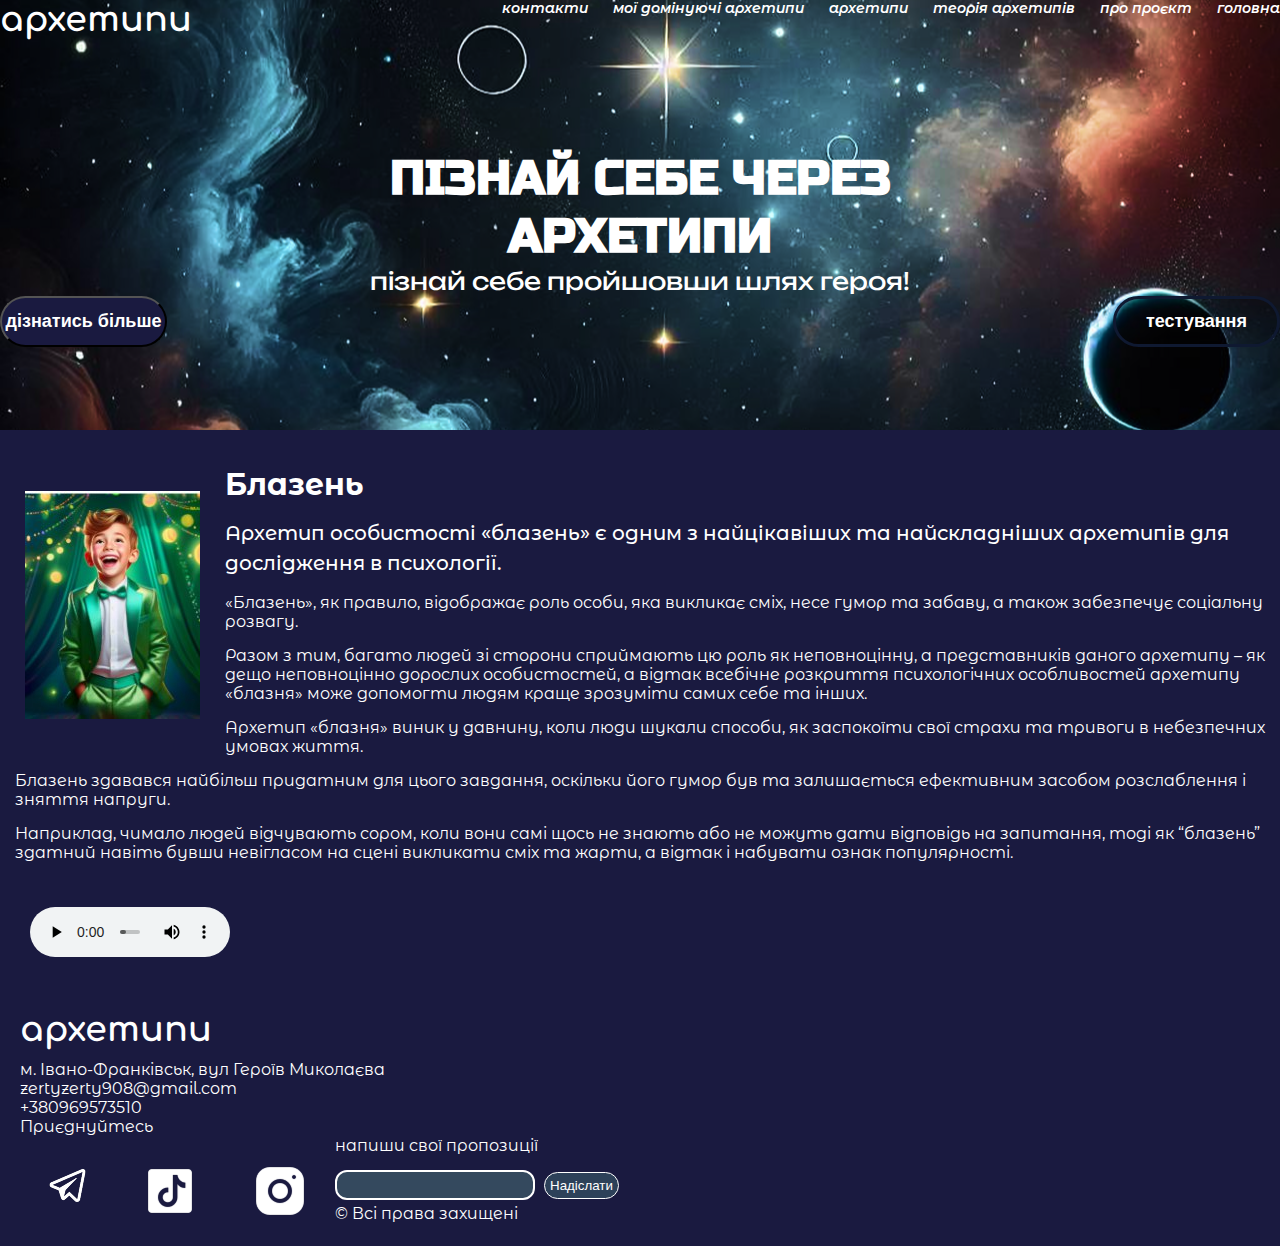
<file: jester.html>
<!DOCTYPE html>
<html lang="en">
  <head>
    <meta charset="UTF-8" />
    <meta name="viewport" content="width=device-width, initial-scale=1.0" />
    <title>jester</title>
    <link rel="preconnect" href="https://fonts.googleapis.com" />
    <link rel="preconnect" href="https://fonts.gstatic.com" crossorigin />
    <link
      href="https://fonts.googleapis.com/css2?family=Comfortaa:wght@300..700&family=Kameron:wght@400..700&family=Montserrat+Alternates:ital,wght@0,100;0,200;0,300;0,400;0,500;0,600;0,700;0,800;0,900;1,100;1,200;1,300;1,400;1,500;1,600;1,700;1,800;1,900&family=Oswald:wght@200..700&family=Rubik+Glitch&family=Russo+One&family=Unbounded:wght@200..900&display=swap"
      rel="stylesheet"
    />
    <link
      rel="stylesheet"
      href="https://cdnjs.cloudflare.com/ajax/libs/modern-normalize/3.0.1/modern-normalize.min.css"
      integrity="sha512-q6WgHqiHlKyOqslT/lgBgodhd03Wp4BEqKeW6nNtlOY4quzyG3VoQKFrieaCeSnuVseNKRGpGeDU3qPmabCANg=="
      crossorigin="anonymous"
      referrerpolicy="no-referrer"
    />
    <link rel="stylesheet" href="css/archetypes.css" />
  </head>
  <body>
    <div class="container">
      <header>
        <nav>
          <p class="logo">архетипи</p>
          <ul>
            <li><a href="index.html">головна</a></li>
            <li><a href="#about">про проєкт</a></li>
            <li><a href="#theory">теорія архетипів</a></li>
            <li><a href="#archetypes">архетипи</a></li>
            <li><a href="archetypes.html">мої домінуючі архетипи</a></li>
            <li><a href="#contacts">контакти</a></li>
          </ul>
        </nav>
        <h1>ПІЗНАЙ СЕБЕ ЧЕРЕЗ<br />АРХЕТИПИ</h1>

        <p class="quote">пізнай себе пройшовши шлях героя!</p>
        <button class="more">дізнатись більше</button>
        <button class="test">тестування</button>
      </header>
      <main>
        <section>
          <div>
            <img src="img/jester.jpg" alt="innocent" />
            <h2 class="h2main">Блазень</h2>
            <p class="text">
              Архетип особистості «блазень» є одним з найцікавіших та
              найскладніших архетипів для дослідження в психології.
            </p>

            <p class="text2">
              «Блазень», як правило, відображає роль особи, яка викликає сміх,
              несе гумор та забаву, а також забезпечує соціальну розвагу.
            </p>

            <p class="text3">
              Разом з тим, багато людей зі сторони сприймають цю роль як
              неповноцінну, а представників даного архетипу – як дещо
              неповноцінно дорослих особистостей, а відтак всебічне розкриття
              психологічних особливостей архетипу «блазня» може допомогти людям
              краще зрозуміти самих себе та інших.
            </p>

            <p class="text4">
              Архетип «блазня» виник у давнину, коли люди шукали способи, як
              заспокоїти свої страхи та тривоги в небезпечних умовах життя.
            </p>

            <p class="text5">
              Блазень здавався найбільш придатним для цього завдання, оскільки
              його гумор був та залишається ефективним засобом розслаблення і
              зняття напруги.
            </p>

            <p class="text6">
              Наприклад, чимало людей відчувають сором, коли вони самі щось не
              знають або не можуть дати відповідь на запитання, тоді як
              “блазень” здатний навіть бувши невігласом на сцені викликати сміх
              та жарти, а відтак і набувати ознак популярності.
            </p>
          </div>
          <audio controls>
            <source src="audio/jester.mp3" type="audio/mp3">
            Ваш браузер не підтримує аудіо.
          </audio>
          
        </section>
      </main>
      <footer class="footer">
        <br>
        <p class="logo">aрхетипи</p>
        <div class="contact">
        <p class="txt2">м. Івано-Франківськ, вул Героїв Миколаєва</p>
        <p class="txt3">zertyzerty908@gmail.com</p>
        <p class="txt4">+380969573510</p></div>
        <div class="social">
        <p class="txt5">Приєднуйтесь</p>
        <img src="img/Telegram App.png" alt="" class="photo5" />
        <img src="img/TikTok.png" alt="" class="photo6" />
        <img src="img/Instagram.png" alt="" class="photo5" />
      </div>
        <p class="txt6">напиши свої пропозиції</p>
        <input type="text" name="" id="input">
        <button class="send">Надіслати</button>
        <p class="txt7">© Всі права захищені</p>    
  </footer>
    </div>
  </body>
</html>
</file>
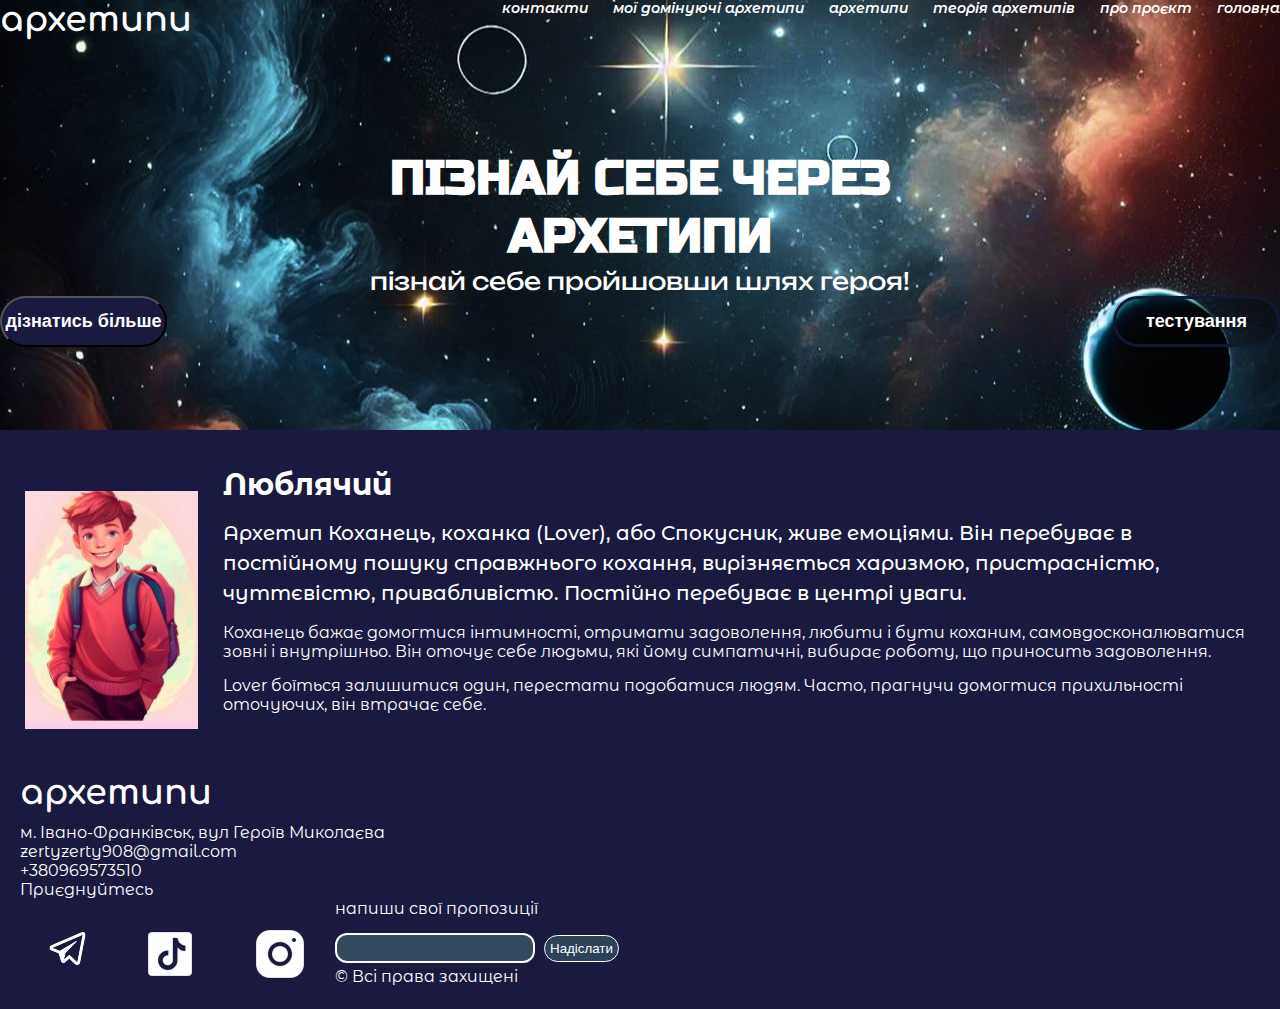
<file: lover.html>
<!DOCTYPE html>
<html lang="en">
  <head>
    <meta charset="UTF-8" />
    <meta name="viewport" content="width=device-width, initial-scale=1.0" />
    <title>lover</title>
    <link rel="preconnect" href="https://fonts.googleapis.com" />
    <link rel="preconnect" href="https://fonts.gstatic.com" crossorigin />
    <link
      href="https://fonts.googleapis.com/css2?family=Comfortaa:wght@300..700&family=Kameron:wght@400..700&family=Montserrat+Alternates:ital,wght@0,100;0,200;0,300;0,400;0,500;0,600;0,700;0,800;0,900;1,100;1,200;1,300;1,400;1,500;1,600;1,700;1,800;1,900&family=Oswald:wght@200..700&family=Rubik+Glitch&family=Russo+One&family=Unbounded:wght@200..900&display=swap"
      rel="stylesheet"
    />
    <link
      rel="stylesheet"
      href="https://cdnjs.cloudflare.com/ajax/libs/modern-normalize/3.0.1/modern-normalize.min.css"
      integrity="sha512-q6WgHqiHlKyOqslT/lgBgodhd03Wp4BEqKeW6nNtlOY4quzyG3VoQKFrieaCeSnuVseNKRGpGeDU3qPmabCANg=="
      crossorigin="anonymous"
      referrerpolicy="no-referrer"
    />
    <link rel="stylesheet" href="css/archetypes.css" />
  </head>
  <body>
    <div class="container">
      <header>
        <nav>
          <p class="logo">архетипи</p>
          <ul>
            <li><a href="index.html">головна</a></li>
            <li><a href="#about">про проєкт</a></li>
            <li><a href="#theory">теорія архетипів</a></li>
            <li><a href="#archetypes">архетипи</a></li>
            <li><a href="archetypes.html">мої домінуючі архетипи</a></li>
            <li><a href="#contacts">контакти</a></li>
          </ul>
        </nav>
        <h1>ПІЗНАЙ СЕБЕ ЧЕРЕЗ<br />АРХЕТИПИ</h1>

        <p class="quote">пізнай себе пройшовши шлях героя!</p>
        <button class="more">дізнатись більше</button>
        <button class="test">тестування</button>
      </header>
      <main>
        <section>
          <div>
            <img src="img/lover.jpg" alt="lover" />
            <h2 class="h2main">Люблячий</h2>
            <p class="text">Архетип Коханець, коханка (Lover), або Спокусник, живе емоціями. Він перебуває в постійному пошуку справжнього кохання, вирізняється харизмою, пристрасністю, чуттєвістю, привабливістю. Постійно перебуває в центрі уваги.
            </p>     <p class="text2">
                Коханець бажає домогтися інтимності, отримати задоволення, любити і бути коханим, самовдосконалюватися зовні і внутрішньо. Він оточує себе людьми, які йому симпатичні, вибирає роботу, що приносить задоволення.
            </p><p class="text3">
                Lover боїться залишитися один, перестати подобатися людям. Часто, прагнучи домогтися прихильності оточуючих, він втрачає себе.
            </p>
                
        </ul></div>
        </section>
      </main>
      <footer class="footer">
        <br>
        <p class="logo">aрхетипи</p>
        <div class="contact">
        <p class="txt2">м. Івано-Франківськ, вул Героїв Миколаєва</p>
        <p class="txt3">zertyzerty908@gmail.com</p>
        <p class="txt4">+380969573510</p></div>
        <div class="social">
        <p class="txt5">Приєднуйтесь</p>
        <img src="img/Telegram App.png" alt="" class="photo5" />
        <img src="img/TikTok.png" alt="" class="photo6" />
        <img src="img/Instagram.png" alt="" class="photo5" />
      </div>
        <p class="txt6">напиши свої пропозиції</p>
        <input type="text" name="" id="input">
        <button class="send">Надіслати</button>
        <p class="txt7">© Всі права захищені</p>    
  </footer>
    </div>
  </body>
</html>
</file>
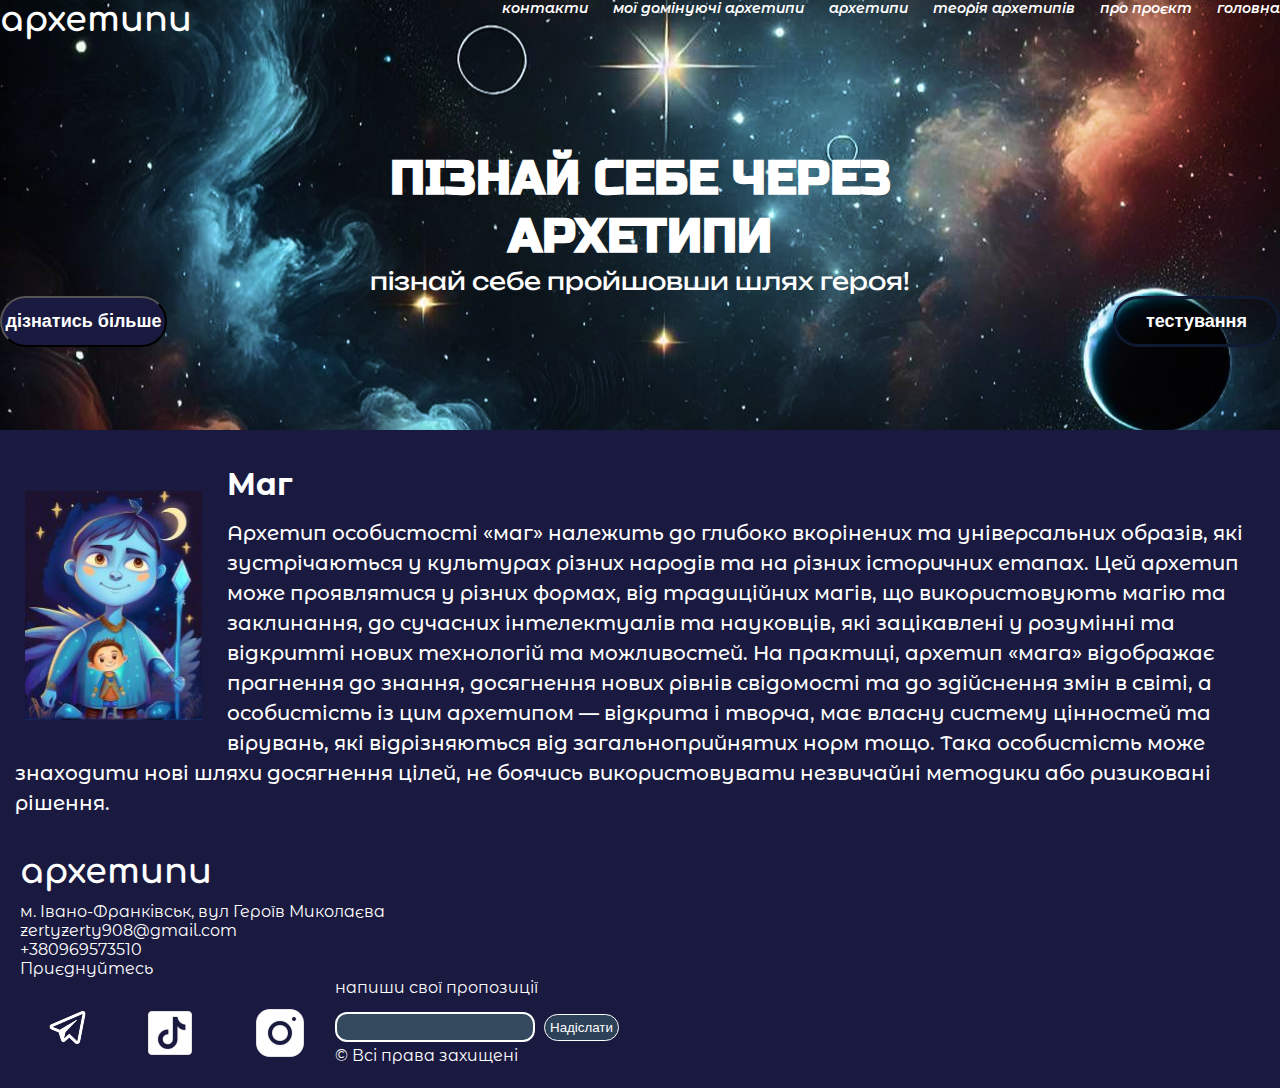
<file: mage.html>
<!DOCTYPE html>
<html lang="en">
  <head>
    <meta charset="UTF-8" />
    <meta name="viewport" content="width=device-width, initial-scale=1.0" />
    <title>mage</title>
    <link rel="preconnect" href="https://fonts.googleapis.com" />
    <link rel="preconnect" href="https://fonts.gstatic.com" crossorigin />
    <link
      href="https://fonts.googleapis.com/css2?family=Comfortaa:wght@300..700&family=Kameron:wght@400..700&family=Montserrat+Alternates:ital,wght@0,100;0,200;0,300;0,400;0,500;0,600;0,700;0,800;0,900;1,100;1,200;1,300;1,400;1,500;1,600;1,700;1,800;1,900&family=Oswald:wght@200..700&family=Rubik+Glitch&family=Russo+One&family=Unbounded:wght@200..900&display=swap"
      rel="stylesheet"
    />
    <link
      rel="stylesheet"
      href="https://cdnjs.cloudflare.com/ajax/libs/modern-normalize/3.0.1/modern-normalize.min.css"
      integrity="sha512-q6WgHqiHlKyOqslT/lgBgodhd03Wp4BEqKeW6nNtlOY4quzyG3VoQKFrieaCeSnuVseNKRGpGeDU3qPmabCANg=="
      crossorigin="anonymous"
      referrerpolicy="no-referrer"
    />
    <link rel="stylesheet" href="css/archetypes.css" />
  </head>
  <body>
    <div class="container">
      <header>
        <nav>
          <p class="logo">архетипи</p>
          <ul>
            <li><a href="index.html">головна</a></li>
            <li><a href="#about">про проєкт</a></li>
            <li><a href="#theory">теорія архетипів</a></li>
            <li><a href="#archetypes">архетипи</a></li>
            <li><a href="archetypes.html">мої домінуючі архетипи</a></li>
            <li><a href="#contacts">контакти</a></li>
          </ul>
        </nav>
        <h1>ПІЗНАЙ СЕБЕ ЧЕРЕЗ<br />АРХЕТИПИ</h1>

        <p class="quote">пізнай себе пройшовши шлях героя!</p>
        <button class="more">дізнатись більше</button>
        <button class="test">тестування</button>
      </header>
      <main>
        <section>
          <div>
            <img src="img/mage.jpg" alt="mage" />
            <h2 class="h2main">Маг</h2>
            <p class="text">
                Архетип особистості «маг» належить до глибоко вкорінених та універсальних образів, які зустрічаються у культурах різних народів та на різних історичних етапах.

Цей архетип може проявлятися у різних формах, від традиційних магів, що використовують магію та заклинання, до сучасних інтелектуалів та науковців, які зацікавлені у розумінні та відкритті нових технологій та можливостей.

На практиці, архетип «мага» відображає прагнення до знання, досягнення нових рівнів свідомості та до здійснення змін в світі, а особистість із цим архетипом — відкрита і творча, має власну систему цінностей та вірувань, які відрізняються від загальноприйнятих норм тощо.

Така особистість може знаходити нові шляхи досягнення цілей, не боячись використовувати незвичайні методики або ризиковані рішення.</p>
           
          </div>
        </section>
      </main>
      <footer class="footer">
        <br>
        <p class="logo">aрхетипи</p>
        <div class="contact">
        <p class="txt2">м. Івано-Франківськ, вул Героїв Миколаєва</p>
        <p class="txt3">zertyzerty908@gmail.com</p>
        <p class="txt4">+380969573510</p></div>
        <div class="social">
        <p class="txt5">Приєднуйтесь</p>
        <img src="img/Telegram App.png" alt="" class="photo5" />
        <img src="img/TikTok.png" alt="" class="photo6" />
        <img src="img/Instagram.png" alt="" class="photo5" />
      </div>
        <p class="txt6">напиши свої пропозиції</p>
        <input type="text" name="" id="input">
        <button class="send">Надіслати</button>
        <p class="txt7">© Всі права захищені</p>    
  </footer>
    </div>
  </body>
</html>
</file>
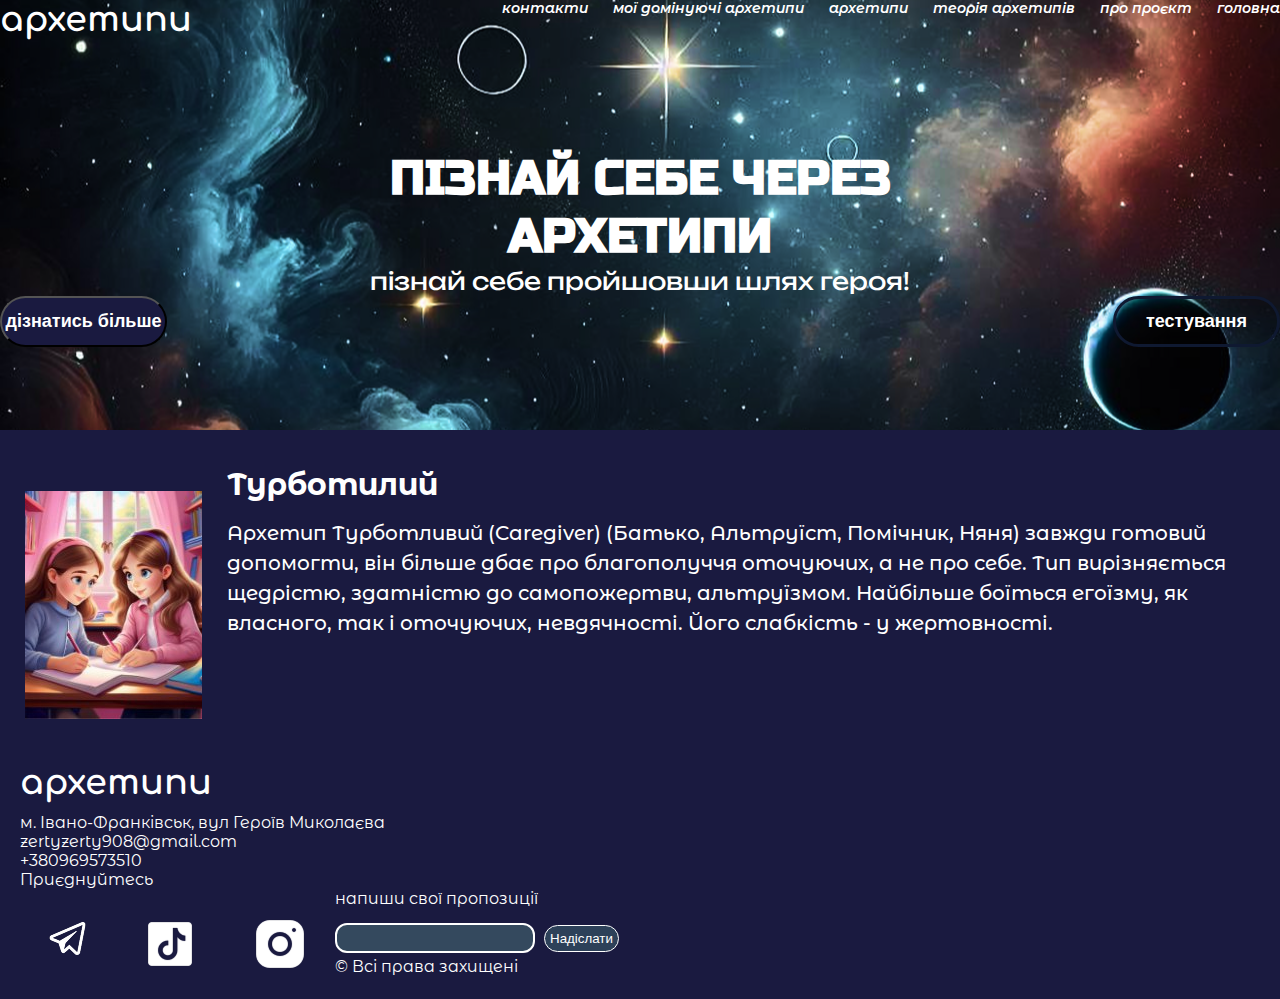
<file: mentor.html>
<!DOCTYPE html>
<html lang="en">
  <head>
    <meta charset="UTF-8" />
    <meta name="viewport" content="width=device-width, initial-scale=1.0" />
    <title>outlaw</title>
    <link rel="preconnect" href="https://fonts.googleapis.com" />
    <link rel="preconnect" href="https://fonts.gstatic.com" crossorigin />
    <link
      href="https://fonts.googleapis.com/css2?family=Comfortaa:wght@300..700&family=Kameron:wght@400..700&family=Montserrat+Alternates:ital,wght@0,100;0,200;0,300;0,400;0,500;0,600;0,700;0,800;0,900;1,100;1,200;1,300;1,400;1,500;1,600;1,700;1,800;1,900&family=Oswald:wght@200..700&family=Rubik+Glitch&family=Russo+One&family=Unbounded:wght@200..900&display=swap"
      rel="stylesheet"
    />
    <link
      rel="stylesheet"
      href="https://cdnjs.cloudflare.com/ajax/libs/modern-normalize/3.0.1/modern-normalize.min.css"
      integrity="sha512-q6WgHqiHlKyOqslT/lgBgodhd03Wp4BEqKeW6nNtlOY4quzyG3VoQKFrieaCeSnuVseNKRGpGeDU3qPmabCANg=="
      crossorigin="anonymous"
      referrerpolicy="no-referrer"
    />
    <link rel="stylesheet" href="css/archetypes.css" />
  </head>
  <body>
    <div class="container">
      <header>
        <nav>
          <p class="logo">архетипи</p>
          <ul>
            <li><a href="index.html">головна</a></li>
            <li><a href="#about">про проєкт</a></li>
            <li><a href="#theory">теорія архетипів</a></li>
            <li><a href="#archetypes">архетипи</a></li>
            <li><a href="archetypes.html">мої домінуючі архетипи</a></li>
            <li><a href="#contacts">контакти</a></li>
          </ul>
        </nav>
        <h1>ПІЗНАЙ СЕБЕ ЧЕРЕЗ<br/>АРХЕТИПИ</h1>

        <p class="quote">пізнай себе пройшовши шлях героя!</p>
        <button class="more">дізнатись більше</button>
        <button class="test">тестування</button>
      </header>
      <main>
        <section>
          <div>
            <img src="img/mentor.jpg" alt="mentor" /> 
            <h2 class="h2main">Турботилий</h2>
            <p class="text">
                Архетип Турботливий (Caregiver) (Батько, Альтруїст, Помічник, Няня) завжди готовий допомогти, він більше дбає про благополуччя оточуючих, а не про себе.

                Тип вирізняється щедрістю, здатністю до самопожертви, альтруїзмом.
                
                Найбільше боїться егоїзму, як власного, так і оточуючих, невдячності. Його слабкість - у жертовності.</p>
           
          </div>
        </section>
      </main>
      <footer class="footer">
        <br>
        <p class="logo">aрхетипи</p>
        <div class="contact">
        <p class="txt2">м. Івано-Франківськ, вул Героїв Миколаєва</p>
        <p class="txt3">zertyzerty908@gmail.com</p>
        <p class="txt4">+380969573510</p></div>
        <div class="social">
        <p class="txt5">Приєднуйтесь</p>
        <img src="img/Telegram App.png" alt="" class="photo5" />
        <img src="img/TikTok.png" alt="" class="photo6" />
        <img src="img/Instagram.png" alt="" class="photo5" />
      </div>
        <p class="txt6">напиши свої пропозиції</p>
        <input type="text" name="" id="input">
        <button class="send">Надіслати</button>
        <p class="txt7">© Всі права захищені</p>    
  </footer>
    </div>
  </body>
</html>
</file>
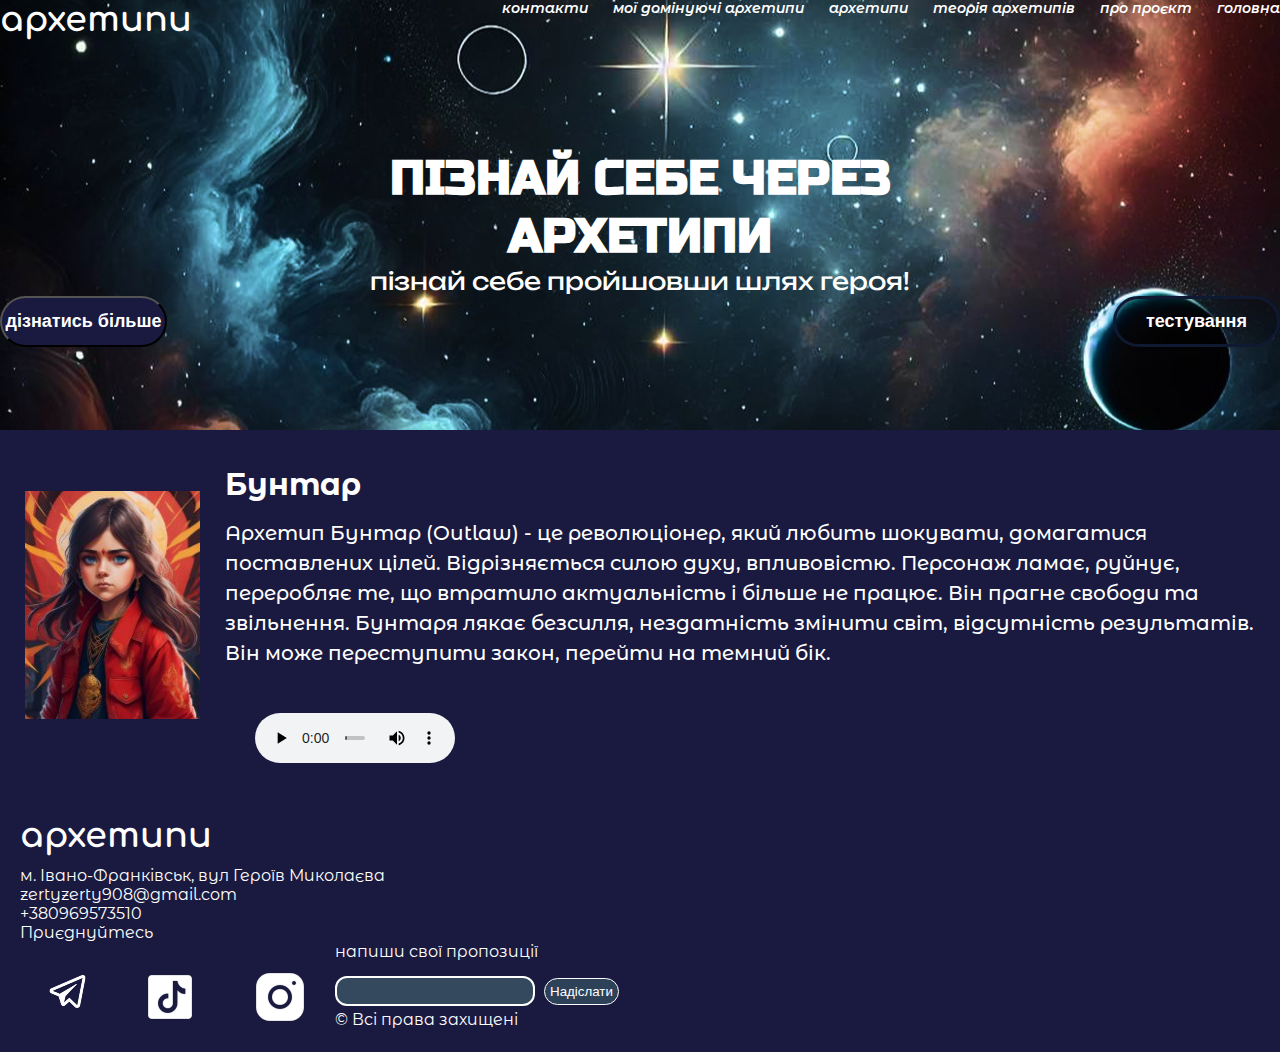
<file: outlaw.html>
<!DOCTYPE html>
<html lang="en">
  <head>
    <meta charset="UTF-8" />
    <meta name="viewport" content="width=device-width, initial-scale=1.0" />
    <title>outlaw</title>
    <link rel="preconnect" href="https://fonts.googleapis.com" />
    <link rel="preconnect" href="https://fonts.gstatic.com" crossorigin />
    <link
      href="https://fonts.googleapis.com/css2?family=Comfortaa:wght@300..700&family=Kameron:wght@400..700&family=Montserrat+Alternates:ital,wght@0,100;0,200;0,300;0,400;0,500;0,600;0,700;0,800;0,900;1,100;1,200;1,300;1,400;1,500;1,600;1,700;1,800;1,900&family=Oswald:wght@200..700&family=Rubik+Glitch&family=Russo+One&family=Unbounded:wght@200..900&display=swap"
      rel="stylesheet"
    />
    <link
      rel="stylesheet"
      href="https://cdnjs.cloudflare.com/ajax/libs/modern-normalize/3.0.1/modern-normalize.min.css"
      integrity="sha512-q6WgHqiHlKyOqslT/lgBgodhd03Wp4BEqKeW6nNtlOY4quzyG3VoQKFrieaCeSnuVseNKRGpGeDU3qPmabCANg=="
      crossorigin="anonymous"
      referrerpolicy="no-referrer"
    />
    <link rel="stylesheet" href="css/archetypes.css" />
  </head>
  <body>
    <div class="container">
      <header>
        <nav>
          <p class="logo">архетипи</p>
          <ul>
            <li><a href="index.html">головна</a></li>
            <li><a href="#about">про проєкт</a></li>
            <li><a href="#theory">теорія архетипів</a></li>
            <li><a href="#archetypes">архетипи</a></li>
            <li><a href="archetypes.html">мої домінуючі архетипи</a></li>
            <li><a href="#contacts">контакти</a></li>
          </ul>
        </nav>
        <h1>ПІЗНАЙ СЕБЕ ЧЕРЕЗ<br/>АРХЕТИПИ</h1>

        <p class="quote">пізнай себе пройшовши шлях героя!</p>
        <button class="more">дізнатись більше</button>
        <button class="test">тестування</button>
      </header>
      <main>
        <section>
          <div>
            <img src="img/outlaw.jpg" alt="outlaw" /> 
            <h2 class="h2main">Бунтар</h2>
            <p class="text">
              Архетип Бунтар (Outlaw) - це революціонер, який любить шокувати, домагатися поставлених цілей. Відрізняється силою духу, впливовістю.

              Персонаж ламає, руйнує, переробляє те, що втратило актуальність і більше не працює. Він прагне свободи та звільнення.
              
              Бунтаря лякає безсилля, нездатність змінити світ, відсутність результатів. Він може переступити закон, перейти на темний бік.</p>
              <audio controls>
                <source src="audio/outlaw.mp3" type="audio/mp3">
                Ваш браузер не підтримує аудіо.
              </audio>
          </div>
        </section>
      </main>
      <footer class="footer">
        <br>
        <p class="logo">aрхетипи</p>
        <div class="contact">
        <p class="txt2">м. Івано-Франківськ, вул Героїв Миколаєва</p>
        <p class="txt3">zertyzerty908@gmail.com</p>
        <p class="txt4">+380969573510</p></div>
        <div class="social">
        <p class="txt5">Приєднуйтесь</p>
        <img src="img/Telegram App.png" alt="" class="photo5" />
        <img src="img/TikTok.png" alt="" class="photo6" />
        <img src="img/Instagram.png" alt="" class="photo5" />
      </div>
        <p class="txt6">напиши свої пропозиції</p>
        <input type="text" name="" id="input">
        <button class="send">Надіслати</button>
        <p class="txt7">© Всі права захищені</p>    
  </footer>
    </div>
  </body>
</html>
</file>
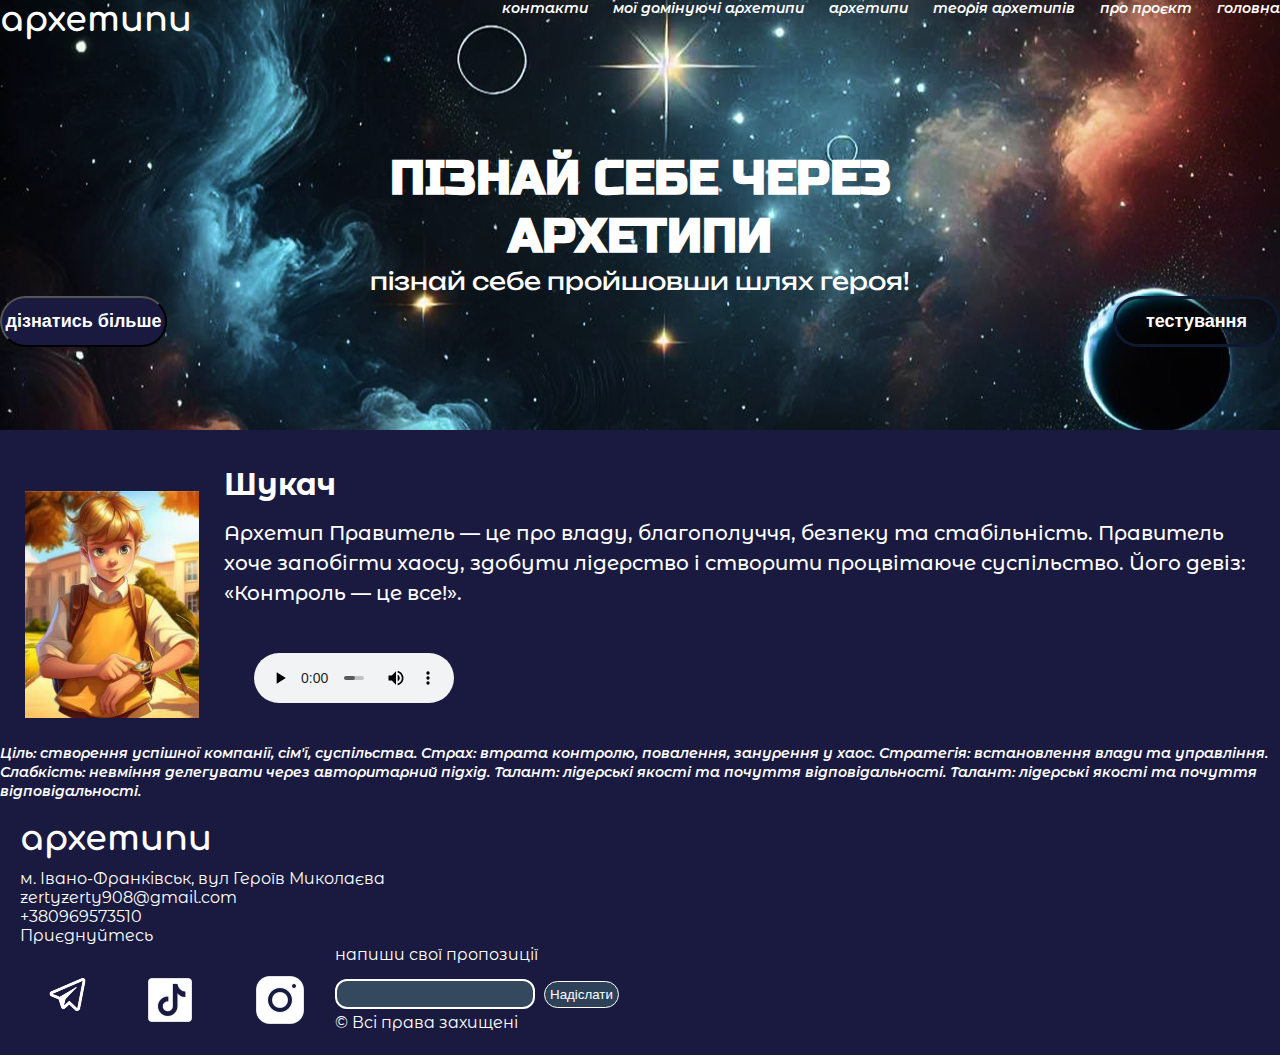
<file: ruler.html>
<!DOCTYPE html>
<html lang="en">
  <head>
    <meta charset="UTF-8" />
    <meta name="viewport" content="width=device-width, initial-scale=1.0" />
    <title>ruler</title>
    <link rel="preconnect" href="https://fonts.googleapis.com" />
    <link rel="preconnect" href="https://fonts.gstatic.com" crossorigin />
    <link
      href="https://fonts.googleapis.com/css2?family=Comfortaa:wght@300..700&family=Kameron:wght@400..700&family=Montserrat+Alternates:ital,wght@0,100;0,200;0,300;0,400;0,500;0,600;0,700;0,800;0,900;1,100;1,200;1,300;1,400;1,500;1,600;1,700;1,800;1,900&family=Oswald:wght@200..700&family=Rubik+Glitch&family=Russo+One&family=Unbounded:wght@200..900&display=swap"
      rel="stylesheet"
    />
    <link
      rel="stylesheet"
      href="https://cdnjs.cloudflare.com/ajax/libs/modern-normalize/3.0.1/modern-normalize.min.css"
      integrity="sha512-q6WgHqiHlKyOqslT/lgBgodhd03Wp4BEqKeW6nNtlOY4quzyG3VoQKFrieaCeSnuVseNKRGpGeDU3qPmabCANg=="
      crossorigin="anonymous"
      referrerpolicy="no-referrer"
    />
    <link rel="stylesheet" href="css/archetypes.css" />
  </head>
  <body>
    <div class="container">
      <header>
        <nav>
          <p class="logo">архетипи</p>
          <ul>
            <li><a href="index.html">головна</a></li>
            <li><a href="#about">про проєкт</a></li>
            <li><a href="#theory">теорія архетипів</a></li>
            <li><a href="#archetypes">архетипи</a></li>
            <li><a href="archetypes.html">мої домінуючі архетипи</a></li>
            <li><a href="#contacts">контакти</a></li>
          </ul>
        </nav>
        <h1>ПІЗНАЙ СЕБЕ ЧЕРЕЗ<br />АРХЕТИПИ</h1>

        <p class="quote">пізнай себе пройшовши шлях героя!</p>
        <button class="more">дізнатись більше</button>
        <button class="test">тестування</button>
      </header>
      <main>
        <section>
          <div>
            <img src="img/ruler.jpg" alt="ruler" />
            <h2 class="h2main">Шукач</h2>
            <p class="text">Архетип Правитель — це про владу, благополуччя, безпеку та стабільність. Правитель хоче запобігти хаосу, здобути лідерство і створити процвітаюче суспільство. Його девіз: «Контроль — це все!».</p>
        <ul>
            <li>
                Ціль: створення успішної компанії, сім'ї, суспільства.</li>
            <li>Страх: втрата контролю, повалення, занурення у хаос.</li>
            <li>Стратегія: встановлення влади та управління.</li>
            <li>Слабкість: невміння делегувати через авторитарний підхід.</li>
            <li>Талант: лідерські якості та почуття відповідальності.</li>
            <li>Талант: лідерські якості та почуття відповідальності.</li>
        </ul><audio controls>
          <source src="audio/ruler.mp3" type="audio/mp3">
          Ваш браузер не підтримує аудіо.
        </audio></div>
        </section>
      </main>
      <footer class="footer" id="contacts">
        <br>
        <p class="logo">aрхетипи</p>
        <div class="contact">
        <p class="txt2">м. Івано-Франківськ, вул Героїв Миколаєва</p>
        <p class="txt3">zertyzerty908@gmail.com</p>
        <p class="txt4">+380969573510</p></div>
        <div class="social">
        <p class="txt5">Приєднуйтесь</p>
        <img src="img/Telegram App.png" alt="" class="photo5" />
        <img src="img/TikTok.png" alt="" class="photo6" />
        <img src="img/Instagram.png" alt="" class="photo5" />
      </div>
        <p class="txt6">напиши свої пропозиції</p>
        <input type="text" name="" id="input">
        <button class="send">Надіслати</button>
        <p class="txt7">© Всі права захищені</p>    
  </footer>
    </div>
  </body>
</html>
</file>
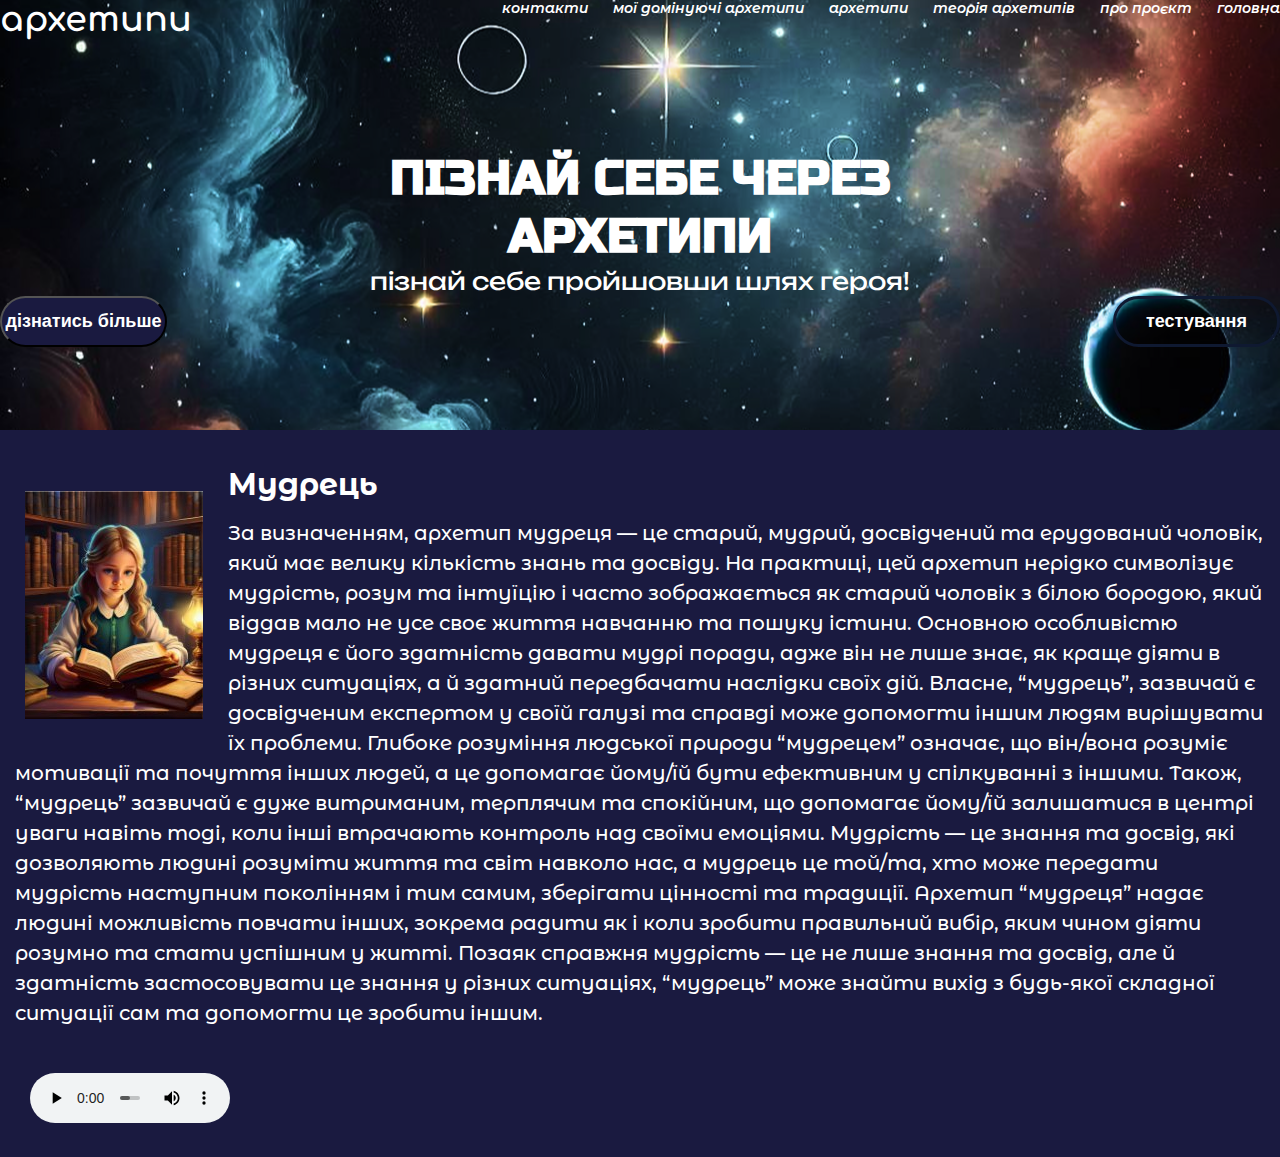
<file: sage.html>
<!DOCTYPE html>
<html lang="en">
  <head>
    <meta charset="UTF-8" />
    <meta name="viewport" content="width=device-width, initial-scale=1.0" />
    <title>sage</title>
    <link rel="preconnect" href="https://fonts.googleapis.com" />
    <link rel="preconnect" href="https://fonts.gstatic.com" crossorigin />
    <link
      href="https://fonts.googleapis.com/css2?family=Comfortaa:wght@300..700&family=Kameron:wght@400..700&family=Montserrat+Alternates:ital,wght@0,100;0,200;0,300;0,400;0,500;0,600;0,700;0,800;0,900;1,100;1,200;1,300;1,400;1,500;1,600;1,700;1,800;1,900&family=Oswald:wght@200..700&family=Rubik+Glitch&family=Russo+One&family=Unbounded:wght@200..900&display=swap"
      rel="stylesheet"
    />
    <link
      rel="stylesheet"
      href="https://cdnjs.cloudflare.com/ajax/libs/modern-normalize/3.0.1/modern-normalize.min.css"
      integrity="sha512-q6WgHqiHlKyOqslT/lgBgodhd03Wp4BEqKeW6nNtlOY4quzyG3VoQKFrieaCeSnuVseNKRGpGeDU3qPmabCANg=="
      crossorigin="anonymous"
      referrerpolicy="no-referrer"
    />
    <link rel="stylesheet" href="css/archetypes.css" />
  </head>
  <body>
    <div class="container">
      <header>
        <nav>
          <p class="logo">архетипи</p>
          <ul>
            <li><a href="index.html">головна</a></li>
            <li><a href="#about">про проєкт</a></li>
            <li><a href="#theory">теорія архетипів</a></li>
            <li><a href="#archetypes">архетипи</a></li>
            <li><a href="archetypes.html">мої домінуючі архетипи</a></li>
            <li><a href="#contacts">контакти</a></li>
          </ul>
        </nav>
        <h1>ПІЗНАЙ СЕБЕ ЧЕРЕЗ<br />АРХЕТИПИ</h1>

        <p class="quote">пізнай себе пройшовши шлях героя!</p>
        <button class="more">дізнатись більше</button>
        <button class="test">тестування</button>
      </header>
      <main>
        <section>
          <div>
            <img src="img/sage.jpg" alt="innocent" /> 
            <h2 class="h2main">Мудрець</h2>
            <p class="text">
                За визначенням, архетип мудреця — це старий, мудрий, досвідчений та ерудований чоловік, який має велику кількість знань та досвіду.

                На практиці, цей архетип нерідко символізує мудрість, розум та інтуїцію і часто зображається як старий чоловік з білою бородою, який віддав мало не усе своє життя навчанню та пошуку істини.
          
                Основною особливістю мудреця є його здатність давати мудрі поради, адже він не лише знає, як краще діяти в різних ситуаціях, а й здатний передбачати наслідки своїх дій.
         
                Власне, “мудрець”, зазвичай є досвідченим експертом у своїй галузі та справді може допомогти іншим людям вирішувати їх проблеми.
                
                Глибоке розуміння людської природи “мудрецем” означає, що він/вона розуміє мотивації та почуття інших людей, а це допомагає йому/їй бути ефективним у спілкуванні з іншими.
                
                Також, “мудрець” зазвичай є дуже витриманим, терплячим та спокійним, що допомагає йому/їй залишатися в центрі уваги навіть тоді, коли інші втрачають контроль над своїми емоціями.
                
                Мудрість — це знання та досвід, які дозволяють людині розуміти життя та світ навколо нас, а мудрець це той/та, хто може передати мудрість наступним поколінням і тим самим, зберігати цінності та традиції.
                
                Архетип “мудреця” надає людині можливість повчати інших, зокрема радити як і коли зробити правильний вибір, яким чином діяти розумно та стати успішним у житті.
                
                Позаяк справжня мудрість — це не лише знання та досвід, але й здатність застосовувати це знання у різних ситуаціях, “мудрець” може знайти вихід з будь-якої складної ситуації сам та допомогти це зробити іншим.
            </p>
            <audio controls>
              <source src="audio/sage.mp3" type="audio/mp3">
              Ваш браузер не підтримує аудіо.
            </audio>
          </div>
        </section>
      </main>
    </div>
  </body>
</html>
</file>
<file: css/style.css>
* {
  margin: 0;
  padding: 0;
  box-sizing: border-box;
}

body {
  font-family: "Montserrat Alternates", sans-serif;
  background-color: #1a1a40;
  color: white;
}

.container {
  width: 1280px;
  height: 730px;
  background: url("../img/background.png") center/cover no-repeat;
  margin: 0 auto;
}

button > a {
  color: white;
  text-decoration: none;
}

li > a {
  font-size: 14px;
  margin-left: 25px;
  text-decoration: none;
  float: right;
  color: white;
}
ul {
  float: right;
}

.logo {
  float: left;
}

li {
  font-style: italic;
  font-weight: 600;
  font-size: 14px;
  line-height: 17px;
  display: inline;
}

.logo {
  font-family: "Comfortaa", sans-serif;
  font-weight: 700;
  font-size: 35px;
}

h1 {
  font-family: "Russo One", sans-serif;
  font-size: 48px;
  line-height: 58px;
  text-align: center;
  padding-top: 150px;
}

br {
  font-family: "Rubik Glitch", sans-serif;
  font-size: 60px;
  line-height: 71px;
  font-weight: 10;
  text-align: center;
  padding-top: 150px;
}

.quote {
  font-family: "Unbounded", sans-serif;
  font-size: 24px;
  line-height: 30px;
  text-align: center;
}

.more {
  background: #1a1a40;
  border-radius: 100px;
  float: left;
  width: 167px;
  height: 51px;

  font-style: normal;
  font-weight: 700;
  font-size: 18px;
  line-height: 21px;
  margin: 0 auto;
  color: #ffffff;
  margin: 0 auto;
}

.test {
  float: right;
  background: rgba(0, 0, 0, 0.25);
  border: 3px solid #0f1931;
  border-radius: 100px;
  font-weight: 700;
  font-size: 18px;
  line-height: 21px;
  width: 167px;
  height: 51px;
  color: #ffffff;

  margin: 0 auto;
}

.box1 {
  background: rgba(0, 0, 0, 0.6);
  backdrop-filter: blur(2px);
  border-radius: 33px;
  margin: 0 auto;
  padding-top: 25px;
  margin-top: 70px;
  width: 1070px;
  height: 280px;
}

h2.stages {
  font-family: "Oswald";
  font-style: normal;
  font-weight: 700;
  font-size: 44px;
  line-height: 65px;
  color: #ffffff;
  text-align: center;
}
.stage {
  float: right;
  background: #1a1a40;
  padding: 15px;
  padding-top: 40px;
  margin: 14px;
  border-radius: 10px;
  width: 150px;
  text-align: center;
  height: 150px;
  padding-right: 15px;
}

.stage:nth-child(2) {
  background: #4b3b9c;
}
.stage:nth-child(3) {
  background: #2c3e50;
}
.stage:nth-child(4) {
  background: #34495e;
}
.stage:nth-child(5) {
  background: #9b59b6;
}
.stage:nth-child(6) {
  background: #d48f7d;
}

img.theory {
  float: left;
  width: 400px;
}

section.theory {
  margin-top: 120px;
}

p.theory {
  margin: 20px;
  font-size: 20px;
  line-height: 30px;
  font-weight: 500;
}

h2.theory {
  margin-top: 70px;
  font-family: "Oswald";
  font-style: normal;
  font-weight: 700;
  font-size: 44px;
  line-height: 65px;
}

.more1 {
  border: 1px solid #ffffff;
  background: #2d4159;
  border-radius: 100px;
  font-weight: 400;
  font-size: 20px;
  line-height: 30px;
  font-weight: 500;
  color: white;
  height: 50px;
  width: 220px;
}
section.archetypes {
  margin-top: 70px;
}

.second-block > div {
  display: inline-block;
  margin: 15px;
  text-align: center;
}
.first-block > div {
  display: inline-block;
  margin: 15px;
  text-align: center;
}

h2.archetypes {
  font-family: "Oswald";
  font-weight: 700;
  font-size: 44px;
  line-height: 65px;
  text-align: center;
  color: white;
}

.all img {
  box-sizing: border-box;
  border-radius: 10px;
}
.third-block > div {
  display: inline-block;
  margin: 15px;
  text-align: center;
}

section.archetypes button {
  background: #2d4159;
  border-radius: 100px;
  color: white;
  border: 1px solid white;
  padding: 5px;
}

h3 {
  text-align: center;
}


#input{
  border: 2px solid #ffffff;
  border-radius: 12px;
  height: 30px;
  width: 200px;
  background-color: #34495e;
  margin-top: 15px;
  color: ghostwhite;

}


.send{
  margin: 5px;
  background: #2d4159;
  border-radius: 100px;
  color: white;
  border: 1px solid white;
  padding: 5px;

}
.contact{

  margin-top: 50px;
}
footer{
  margin-left: 20px;
}

.social{
  margin: 0 auto;
  display: inline;
}
</file>
<file: css/archetypes.css>
/* Глобальні стилі */
* {
    margin: 0;
    padding: 0;
    box-sizing: border-box;
  }
  
  body {
    font-family: "Montserrat Alternates", sans-serif;
    background-color: #1a1a40;
    color: white;
  }
  
  .container {
    width: 1280px;
    height: 430px;
    background: url("../img/background.png") center/cover no-repeat;
    margin: 0 auto;
  }
  
  button > a {
    color: white;
    text-decoration: none;
  }
  
  li > a {
    font-size: 14px;
    margin-left: 25px;
    text-decoration: none;
    float: right;
    color: white;
  }
  ul {
    float: right;
  }
  
  .logo {
    float: left;
  }
  
  li {
    font-style: italic;
    font-weight: 600;
    font-size: 14px;
    line-height: 17px;
    display: inline;
  }
  
  .logo {
    font-family: "Comfortaa", sans-serif;
    font-weight: 700;
    font-size: 35px;
  }
  
  h1 {
    font-family: "Russo One", sans-serif;
    font-size: 48px;
    line-height: 58px;
    text-align: center;
    padding-top: 150px;
  }
  
  br {
    font-family: "Rubik Glitch", sans-serif;
    font-size: 60px;
    line-height: 71px;
    font-weight: 10;
    text-align: center;
    padding-top: 150px;
  }
  
  .quote {
    font-family: "Unbounded", sans-serif;
    font-size: 24px;
    line-height: 30px;
    text-align: center;
  }
  
  .more {
    background: #1a1a40;
    border-radius: 100px;
    float: left;
    width: 167px;
    height: 51px;
  
    font-style: normal;
    font-weight: 700;
    font-size: 18px;
    line-height: 21px;
    color: #ffffff;
  }
  
  .test {
    float: right;
    background: rgba(0, 0, 0, 0.25);
    border: 3px solid #0f1931;
    border-radius: 100px;
    font-weight: 700;
    font-size: 18px;
    line-height: 21px;
    width: 167px;
    height: 51px;
    color: #ffffff;
  }
  
  
  img {
   float: left;
   margin: 25px;
  }
  
  .text {
    font-style: normal;
    font-weight: 500;
    font-size: 20px;
    line-height: 30px;
  }
  
  .h2main {
    font-size: 30px;
  }
  
  section{
    clear: both;
  margin-top: 170px;
  }
  
  
#input{
  border: 2px solid #ffffff;
  border-radius: 12px;
  height: 30px;
  width: 200px;
  background-color: #34495e;
  margin-top: 15px;
  color: ghostwhite;

}

footer{
  clear: both;
}
.send{
  margin: 5px;
  background: #2d4159;
  border-radius: 100px;
  color: white;
  border: 1px solid white;
  padding: 5px;

}
.contact{

  margin-top: 50px;
}
footer{
  margin-left: 20px;
}

.social{
  margin: 0 auto;
  display: inline;
}

audio{
  margin: 30px;
  width: 200px;
  height: 50px;
}


section p{
  margin: 15px;
}



.second h2{
  margin-top: 5px;
  margin-bottom: 5px;
}
</file>
